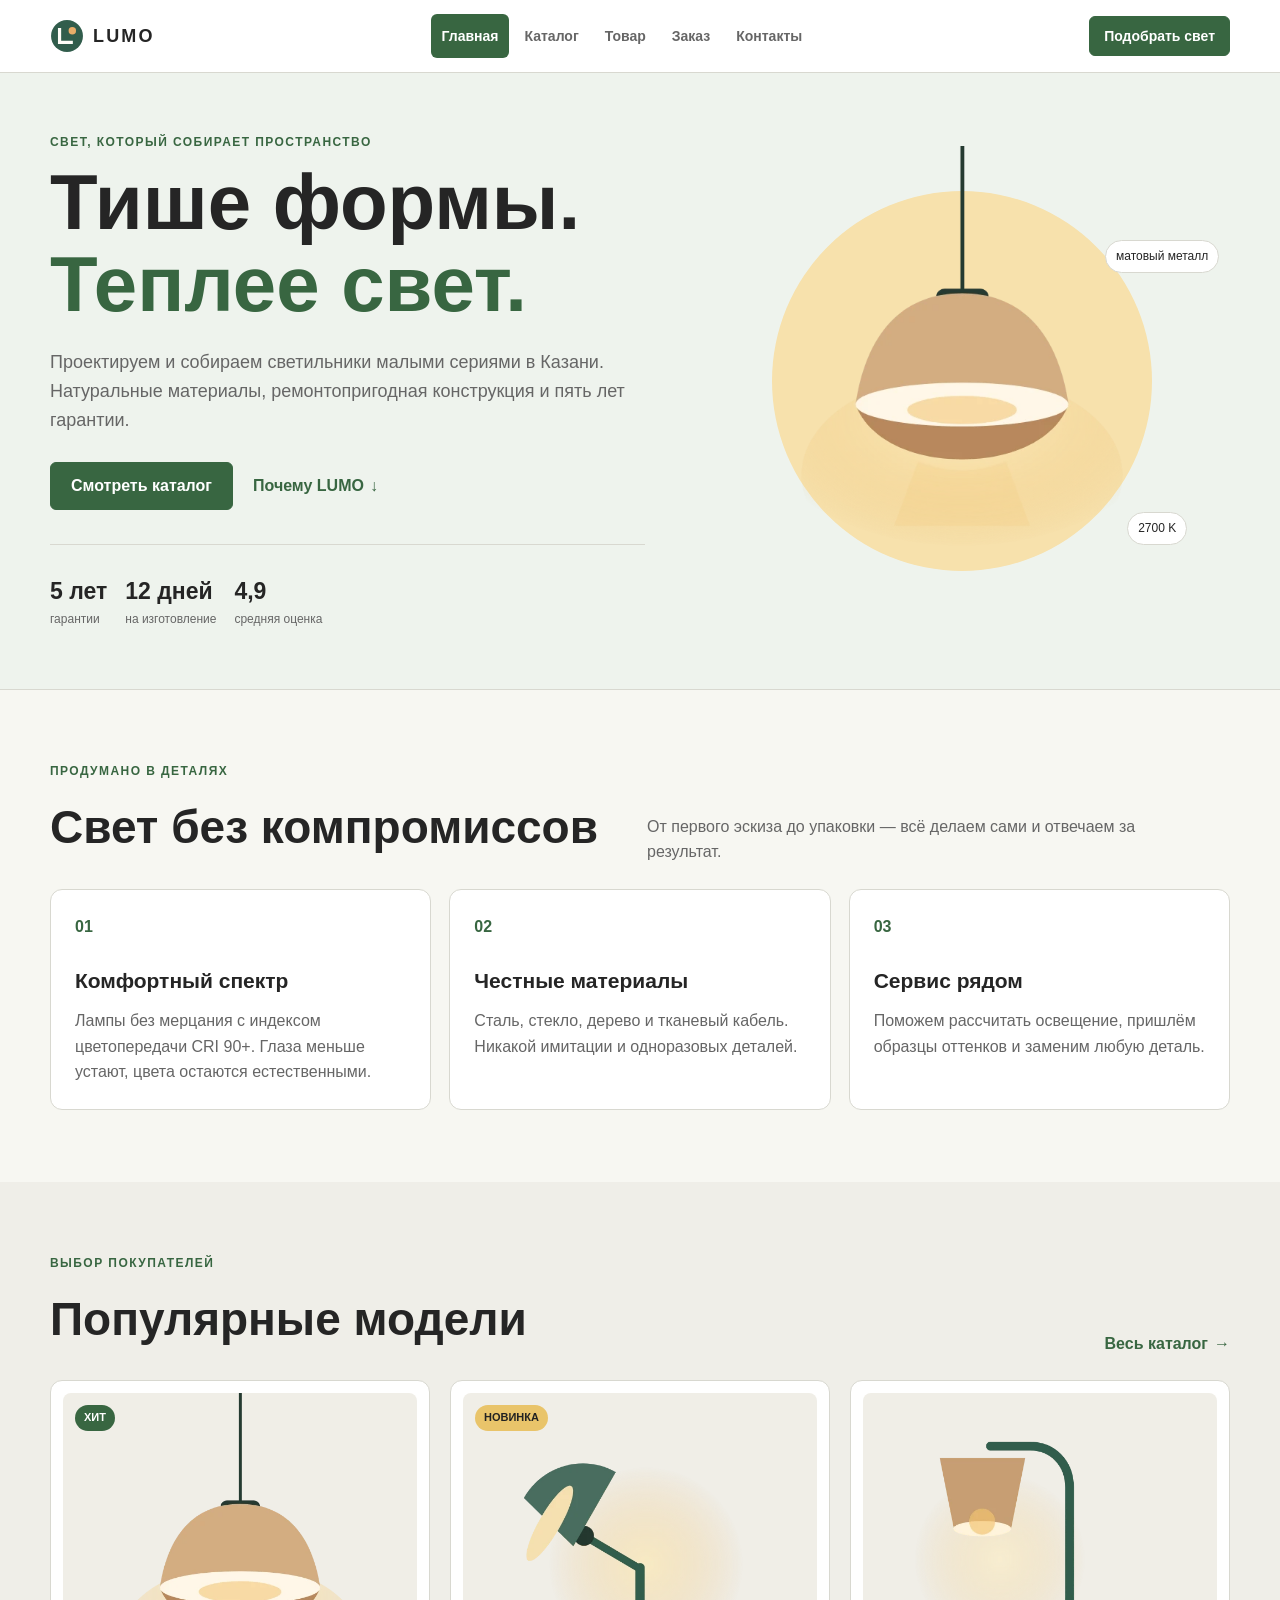
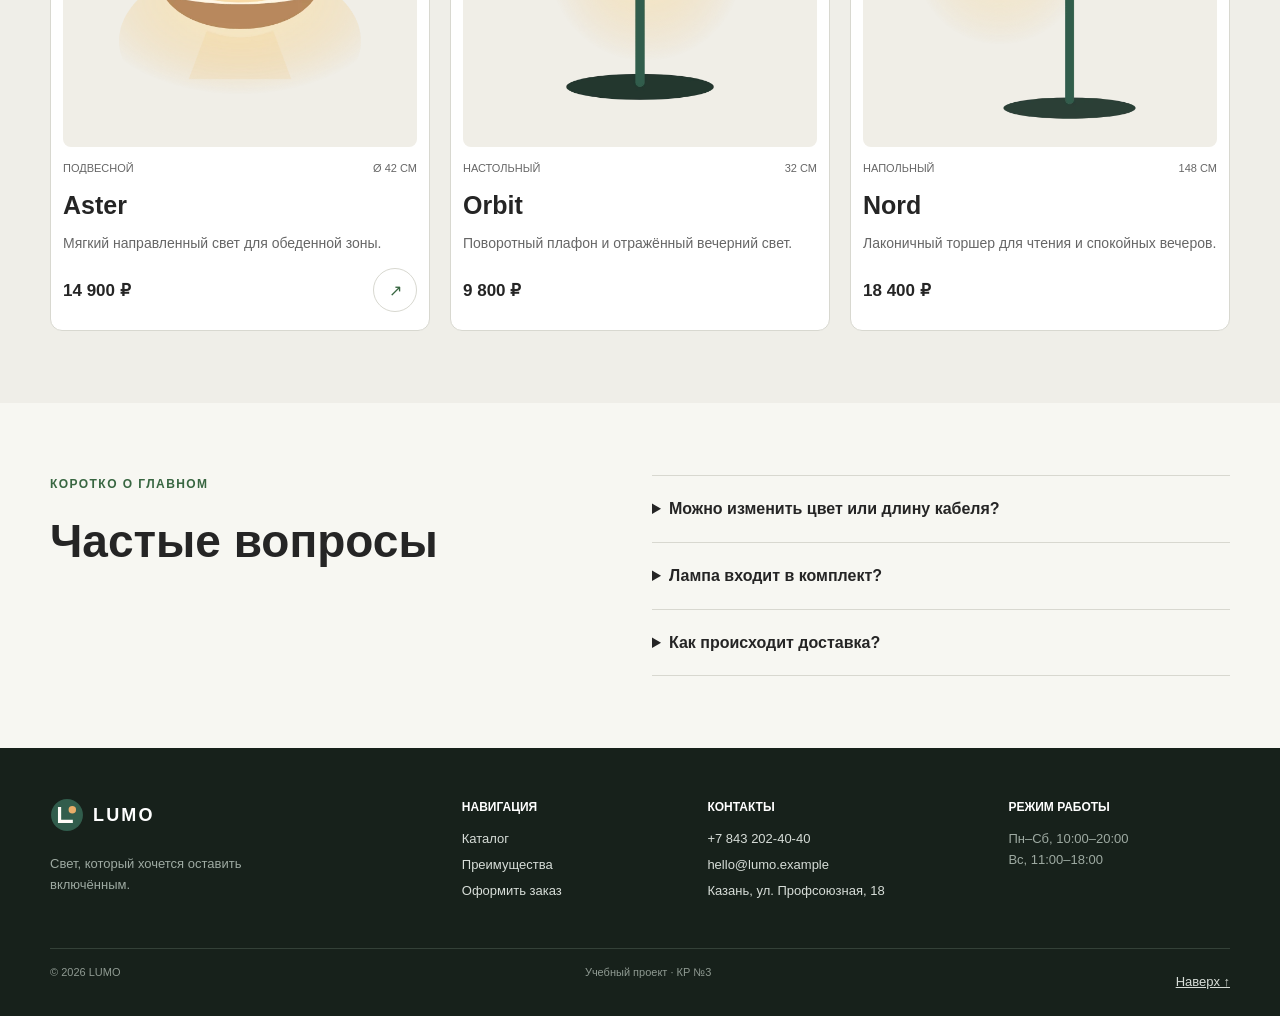
<file: index.html>
<!DOCTYPE html>
<html lang="ru">
<head>
  <meta charset="UTF-8">
  <meta name="viewport" content="width=device-width, initial-scale=1.0">
  <meta name="description" content="LUMO — дизайнерские светильники для дома: каталог, преимущества мастерской и популярные модели.">
  <title>LUMO — дизайнерский свет для дома</title>
  <link rel="stylesheet" href="css/style.css">
  <link rel="stylesheet" href="css/responsive.css">
</head>
<body id="top">
  <a class="skip-link" href="#main-content">Перейти к содержанию</a>
  <header class="site-header">
    <div class="site-header__inner container">
      <a class="logo" href="index.html" aria-label="LUMO — на главную"> <img class="logo__mark" src="images/logo.svg" alt="" width="38" height="38"> <span class="logo__text">LUMO</span> </a>
      <nav class="site-nav site-nav--desktop" aria-label="Основная навигация">
        <ul class="site-nav__list">
          <li><a class="site-nav__link site-nav__link--active" href="index.html" aria-current="page">Главная</a></li>
          <li><a class="site-nav__link" href="catalog.html">Каталог</a></li>
          <li><a class="site-nav__link" href="product.html">Товар</a></li>
          <li><a class="site-nav__link" href="order.html">Заказ</a></li>
          <li><a class="site-nav__link" href="contacts.html">Контакты</a></li>
        </ul>
      </nav>
      <button class="button button--small" type="button" commandfor="consultation-dialog" command="show-modal">Подобрать свет</button>
      <details class="mobile-menu">
        <summary>Меню</summary>
        <nav class="site-nav" aria-label="Основная навигация">
          <ul class="site-nav__list">
            <li><a class="site-nav__link site-nav__link--active" href="index.html" aria-current="page">Главная</a></li>
            <li><a class="site-nav__link" href="catalog.html">Каталог</a></li>
            <li><a class="site-nav__link" href="product.html">Товар</a></li>
            <li><a class="site-nav__link" href="order.html">Заказ</a></li>
            <li><a class="site-nav__link" href="contacts.html">Контакты</a></li>
          </ul>
        </nav>
      </details>
    </div>
  </header>

  <main id="main-content" tabindex="-1">
    <section class="hero">
      <div class="hero__inner container">
        <div class="hero__content">
          <p class="eyebrow">Свет, который собирает пространство</p>
          <h1 class="hero__title">Тише формы.<br><span>Теплее свет.</span></h1>
          <p class="hero__text">Проектируем и собираем светильники малыми сериями в Казани. Натуральные материалы, ремонтопригодная конструкция и пять лет гарантии.</p>
          <div class="hero__actions">
            <a class="button" href="catalog.html">Смотреть каталог</a>
            <a class="text-link" href="#advantages">Почему LUMO <span aria-hidden="true">↓</span></a>
          </div>
          <dl class="hero__facts" aria-label="LUMO в цифрах">
            <div><dt>5 лет</dt><dd>гарантии</dd></div>
            <div><dt>12 дней</dt><dd>на изготовление</dd></div>
            <div><dt>4,9</dt><dd>средняя оценка</dd></div>
          </dl>
        </div>
        <div class="hero__visual">
          <div class="hero__glow"></div>
          <img class="hero__lamp" src="images/lamp-aster.svg"
               srcset="images/lamp-aster-320.webp 320w, images/lamp-aster-640.webp 640w, images/lamp-aster-960.webp 960w"
               sizes="(min-width: 1220px) 470px, (min-width: 1024px) 41vw, (min-width: 768px) 43vw, min(100vw - 24px, 340px)"
               alt="Подвесной светильник Aster песочного цвета" width="600" height="600">
          <span class="hero__note hero__note--material">матовый металл</span>
          <span class="hero__note hero__note--light">2700 K</span>
        </div>
      </div>
    </section>

    <section class="section" id="advantages">
      <div class="container">
        <div class="section-heading">
          <div><p class="eyebrow">Продумано в деталях</p><h2 class="section-heading__title">Свет без компромиссов</h2></div>
          <p class="section-heading__text">От первого эскиза до упаковки — всё делаем сами и отвечаем за результат.</p>
        </div>
        <div class="benefits">
          <article class="benefit">
            <span class="benefit__number">01</span>
            <h3 class="benefit__title">Комфортный спектр</h3>
            <p>Лампы без мерцания с индексом цветопередачи CRI 90+. Глаза меньше устают, цвета остаются естественными.</p>
          </article>
          <article class="benefit">
            <span class="benefit__number">02</span>
            <h3 class="benefit__title">Честные материалы</h3>
            <p>Сталь, стекло, дерево и тканевый кабель. Никакой имитации и одноразовых деталей.</p>
          </article>
          <article class="benefit">
            <span class="benefit__number">03</span>
            <h3 class="benefit__title">Сервис рядом</h3>
            <p>Поможем рассчитать освещение, пришлём образцы оттенков и заменим любую деталь.</p>
          </article>
        </div>
      </div>
    </section>

    <section class="section section--tint" id="popular">
      <div class="container">
        <div class="section-heading section-heading--inline">
          <div><p class="eyebrow">Выбор покупателей</p><h2 class="section-heading__title">Популярные модели</h2></div>
          <a class="text-link" href="catalog.html">Весь каталог <span aria-hidden="true">→</span></a>
        </div>
        <div class="product-grid">
          <article class="product-card product-card--hit">
            <span class="product-card__badge">Хит</span>
            <a class="product-card__image-link" href="product.html">
              <img class="product-card__image" src="images/lamp-aster.svg"
                   srcset="images/lamp-aster-320.webp 320w, images/lamp-aster-640.webp 640w"
                   sizes="(min-width: 1220px) 354px, (min-width: 1024px) calc((100vw - 80px) / 3 - 26px), (min-width: 640px) calc((100vw - 90px) / 2), calc(100vw - 50px)"
                   alt="Подвесной светильник Aster" width="600" height="600" loading="lazy">
            </a>
            <div class="product-card__meta"><span>Подвесной</span><span>Ø 42 см</span></div>
            <h3 class="product-card__title"><a href="product.html">Aster</a></h3>
            <p class="product-card__description">Мягкий направленный свет для обеденной зоны.</p>
            <div class="product-card__footer"><strong class="product-card__price">14 900 ₽</strong><a class="icon-button" href="product.html" aria-label="Подробнее о светильнике Aster">↗</a></div>
          </article>
          <article class="product-card product-card--new">
            <span class="product-card__badge">Новинка</span>
            <div class="product-card__image-link">
              <img class="product-card__image" src="images/lamp-orbit.svg"
                   srcset="images/lamp-orbit-320.webp 320w, images/lamp-orbit-640.webp 640w"
                   sizes="(min-width: 1220px) 354px, (min-width: 1024px) calc((100vw - 80px) / 3 - 26px), (min-width: 640px) calc((100vw - 90px) / 2), calc(100vw - 50px)"
                   alt="Настольный светильник Orbit" width="600" height="600" loading="lazy">
            </div>
            <div class="product-card__meta"><span>Настольный</span><span>32 см</span></div>
            <h3 class="product-card__title">Orbit</h3>
            <p class="product-card__description">Поворотный плафон и отражённый вечерний свет.</p>
            <div class="product-card__footer"><strong class="product-card__price">9 800 ₽</strong></div>
          </article>
          <article class="product-card">
            <div class="product-card__image-link">
              <img class="product-card__image" src="images/lamp-nord.svg"
                   srcset="images/lamp-nord-320.webp 320w, images/lamp-nord-640.webp 640w"
                   sizes="(min-width: 1220px) 354px, (min-width: 1024px) calc((100vw - 80px) / 3 - 26px), (min-width: 640px) calc((100vw - 90px) / 2), calc(100vw - 50px)"
                   alt="Напольный светильник Nord" width="600" height="600" loading="lazy">
            </div>
            <div class="product-card__meta"><span>Напольный</span><span>148 см</span></div>
            <h3 class="product-card__title">Nord</h3>
            <p class="product-card__description">Лаконичный торшер для чтения и спокойных вечеров.</p>
            <div class="product-card__footer"><strong class="product-card__price">18 400 ₽</strong></div>
          </article>
        </div>
      </div>
    </section>

    <section class="section" id="faq">
      <div class="container faq-layout">
        <div><p class="eyebrow">Коротко о главном</p><h2 class="section-heading__title">Частые вопросы</h2></div>
        <div class="faq-list">
          <details class="faq-item"><summary>Можно изменить цвет или длину кабеля?</summary><p>Да. Для большинства моделей доступны четыре оттенка металла и кабель до трёх метров без доплаты.</p></details>
          <details class="faq-item"><summary>Лампа входит в комплект?</summary><p>Да, мы комплектуем светильники LED-лампой с тёплой температурой 2700 K и гарантией два года.</p></details>
          <details class="faq-item"><summary>Как происходит доставка?</summary><p>По Казани доставляем своей службой, в другие города — транспортной компанией в защитной упаковке.</p></details>
        </div>
      </div>
    </section>
  </main>

  <footer class="site-footer" id="contacts">
    <div class="site-footer__inner container">
      <div><a class="logo logo--light" href="index.html"><img class="logo__mark" src="images/logo.svg" alt="" width="38" height="38"><span class="logo__text">LUMO</span></a><p class="site-footer__tagline">Свет, который хочется оставить включённым.</p></div>
      <div><h2 class="site-footer__title">Навигация</h2><ul class="site-footer__links"><li><a href="catalog.html">Каталог</a></li><li><a href="index.html#advantages">Преимущества</a></li><li><a href="order.html">Оформить заказ</a></li></ul></div>
      <div><h2 class="site-footer__title">Контакты</h2><address class="site-footer__links"><a href="tel:+78432024040">+7 843 202-40-40</a><a href="mailto:hello@lumo.example">hello@lumo.example</a><span>Казань, ул. Профсоюзная, 18</span></address></div>
      <div><h2 class="site-footer__title">Режим работы</h2><p>Пн–Сб, 10:00–20:00<br>Вс, 11:00–18:00</p></div>
    </div>
    <div class="site-footer__bottom container"><span>© 2026 LUMO</span><span>Учебный проект · КР №3</span>
      <a class="back-to-top" href="#top">Наверх ↑</a>
    </div>
  </footer>
  <dialog class="modal" id="consultation-dialog" aria-labelledby="dialog-title">
    <div class="modal__content">
      <button class="modal__close" type="button" commandfor="consultation-dialog" command="close" aria-label="Закрыть окно">×</button>
      <p class="eyebrow">Бесплатная консультация</p>
      <h2 class="modal__title" id="dialog-title">Подберём свет под вашу задачу</h2>
      <p class="modal__text">Учебная форма. Данные остаются в браузере.</p>
      <form class="mini-form" method="dialog">
        <label class="form-field" for="modal-name"><span>Ваше имя</span><input id="modal-name" type="text" autofocus name="name" autocomplete="name" required></label>
        <label class="form-field" for="modal-phone"><span>Телефон</span><input id="modal-phone" type="tel" name="phone" autocomplete="tel" placeholder="+7 999 000-00-00" required></label>
        <label class="checkbox" for="modal-consent"><input id="modal-consent" type="checkbox" name="consent" required><span>Согласен на обработку персональных данных</span></label>
        <button class="button button--full" type="submit">Отправить</button>
      </form>
    </div>
  </dialog>
</body>
</html>
</file>
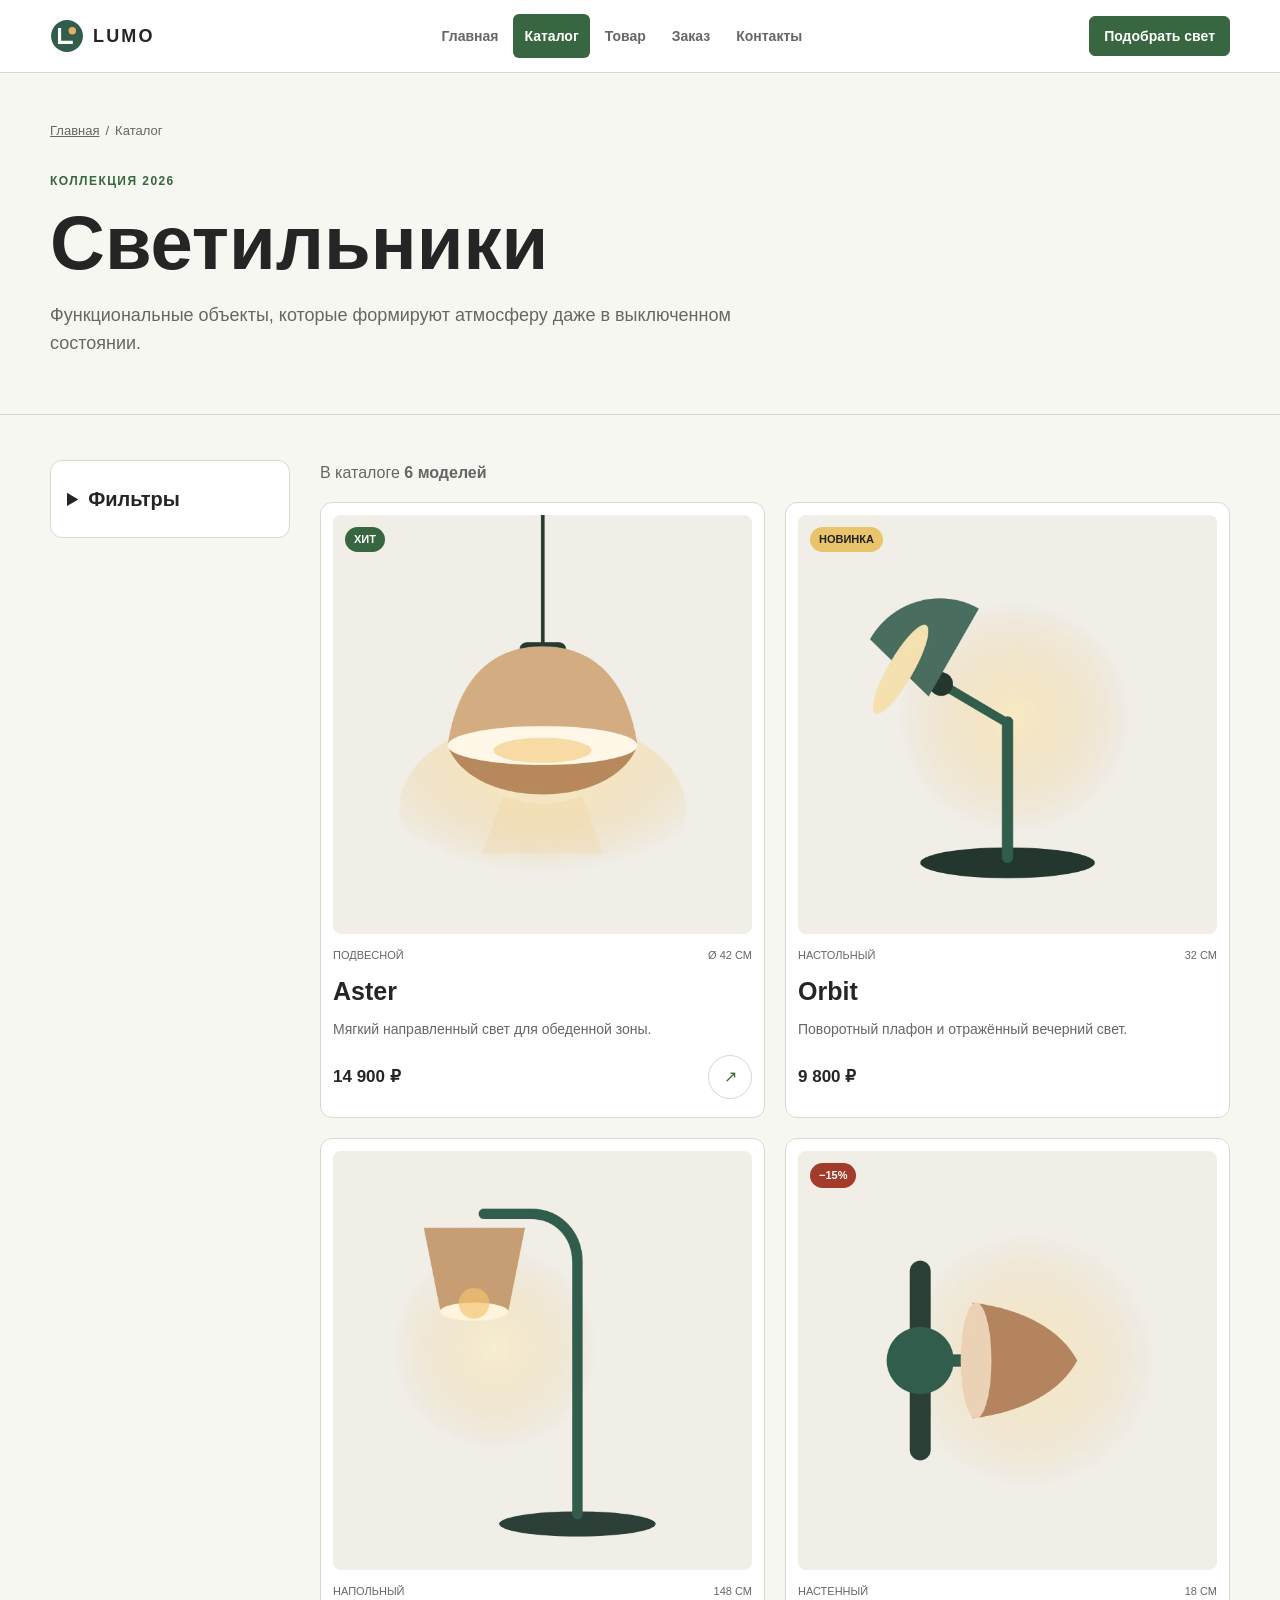
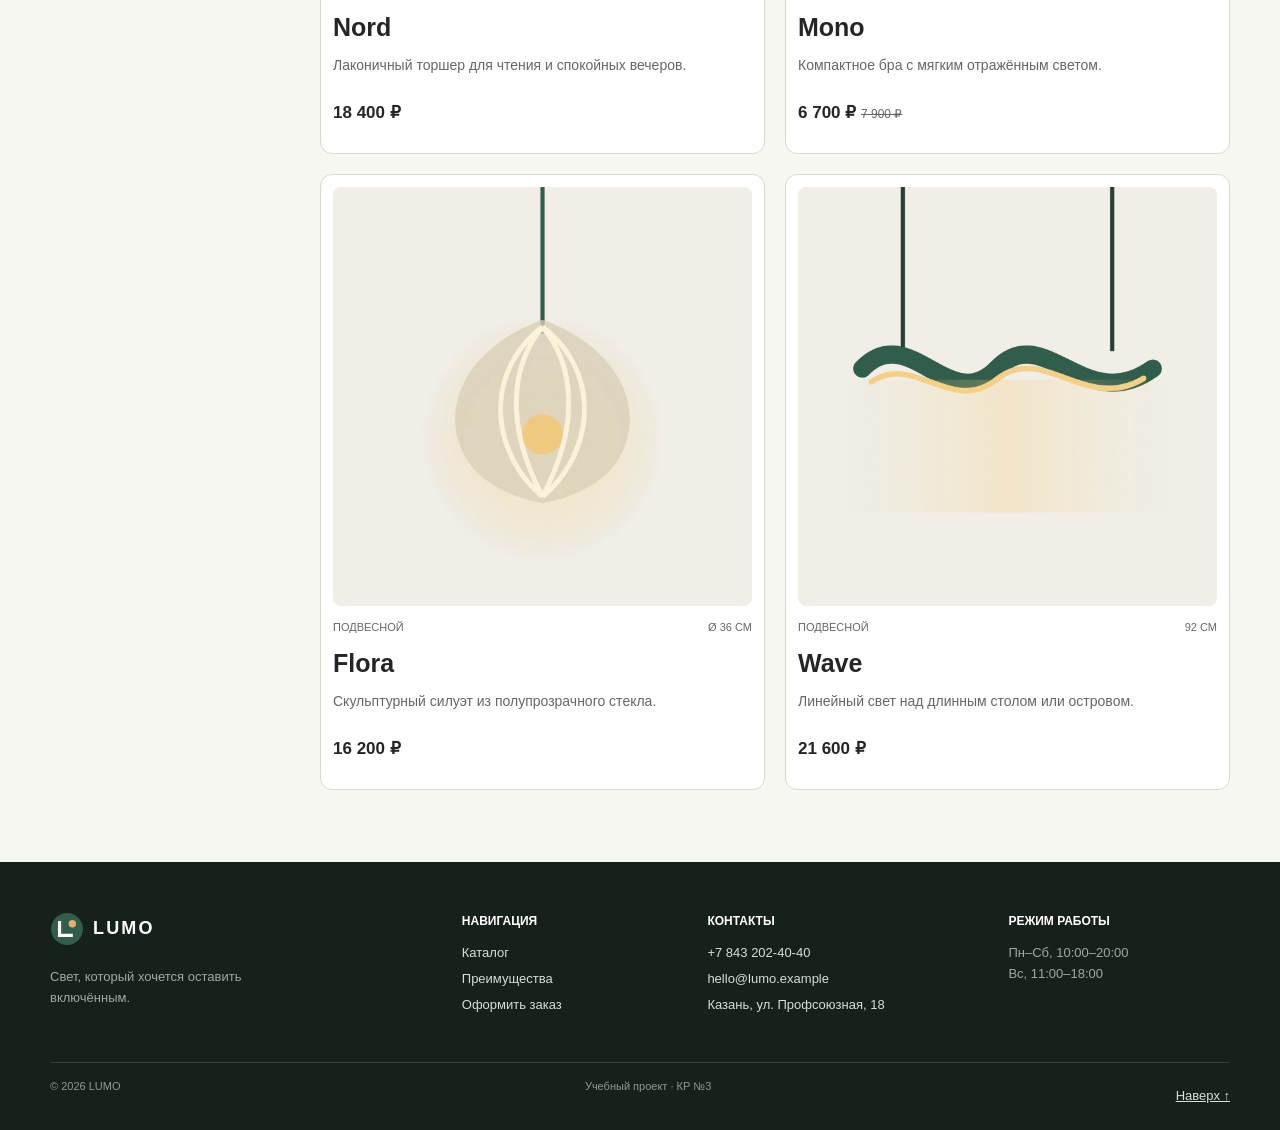
<file: catalog.html>
<!DOCTYPE html>
<html lang="ru">
<head>
  <meta charset="UTF-8">
  <meta name="viewport" content="width=device-width, initial-scale=1.0">
  <meta name="description" content="Каталог дизайнерских подвесных, настольных и напольных светильников LUMO.">
  <title>Каталог светильников — LUMO</title>
  <link rel="stylesheet" href="css/style.css">
  <link rel="stylesheet" href="css/responsive.css">
</head>
<body id="top">
  <a class="skip-link" href="#main-content">Перейти к содержанию</a>
  <header class="site-header">
    <div class="site-header__inner container">
      <a class="logo" href="index.html" aria-label="LUMO — на главную"><img class="logo__mark" src="images/logo.svg" alt="" width="38" height="38"><span class="logo__text">LUMO</span></a>
      <nav class="site-nav site-nav--desktop" aria-label="Основная навигация">
        <ul class="site-nav__list">
          <li><a class="site-nav__link" href="index.html">Главная</a></li>
          <li><a class="site-nav__link site-nav__link--active" href="catalog.html" aria-current="page">Каталог</a></li>
          <li><a class="site-nav__link" href="product.html">Товар</a></li>
          <li><a class="site-nav__link" href="order.html">Заказ</a></li>
          <li><a class="site-nav__link" href="contacts.html">Контакты</a></li>
        </ul>
      </nav>
      <a class="button button--small" href="contacts.html#feedback">Подобрать свет</a>
      <details class="mobile-menu">
        <summary>Меню</summary>
        <nav class="site-nav" aria-label="Основная навигация">
          <ul class="site-nav__list">
            <li><a class="site-nav__link" href="index.html">Главная</a></li>
            <li><a class="site-nav__link site-nav__link--active" href="catalog.html" aria-current="page">Каталог</a></li>
            <li><a class="site-nav__link" href="product.html">Товар</a></li>
            <li><a class="site-nav__link" href="order.html">Заказ</a></li>
            <li><a class="site-nav__link" href="contacts.html">Контакты</a></li>
          </ul>
        </nav>
      </details>
    </div>
  </header>

  <main id="main-content" tabindex="-1">
    <section class="page-hero"><div class="container"><nav class="breadcrumbs" aria-label="Хлебные крошки"><ol><li><a href="index.html">Главная</a></li><li aria-current="page">Каталог</li></ol></nav><p class="eyebrow">Коллекция 2026</p><h1>Светильники</h1><p class="page-hero__lead">Функциональные объекты, которые формируют атмосферу даже в выключенном состоянии.</p></div></section>
    <section class="section section--catalog"><div class="container catalog-layout">
      <details class="filter">
        <summary class="filter__header">Фильтры</summary>
        <p class="filter__hint">Поля для демонстрации. Список товаров остаётся тем же.</p>
        <form>
          <fieldset class="filter__group">
            <legend>Тип</legend>
            <label class="checkbox" for="type-pendant"><input id="type-pendant" type="checkbox" name="type" value="pendant"><span>Подвесные</span><small>3</small></label>
            <label class="checkbox" for="type-table"><input id="type-table" type="checkbox" name="type" value="table"><span>Настольные</span><small>1</small></label>
            <label class="checkbox" for="type-floor"><input id="type-floor" type="checkbox" name="type" value="floor"><span>Напольные</span><small>1</small></label>
            <label class="checkbox" for="type-wall"><input id="type-wall" type="checkbox" name="type" value="wall"><span>Настенные</span><small>1</small></label>
          </fieldset>
          <fieldset class="filter__group">
            <legend>Материал</legend>
            <label class="checkbox" for="material-metal"><input id="material-metal" type="checkbox" name="material" value="metal"><span>Металл</span></label>
            <label class="checkbox" for="material-glass"><input id="material-glass" type="checkbox" name="material" value="glass"><span>Стекло</span></label>
            <label class="checkbox" for="material-wood"><input id="material-wood" type="checkbox" name="material" value="wood"><span>Дерево</span></label>
          </fieldset>
          <fieldset class="filter__group">
            <legend>Цена, ₽</legend>
            <div class="filter__prices">
              <label class="form-field" for="price-from">
                <span>От</span>
                <input id="price-from" type="number" name="price-from" min="0" placeholder="5 000">
              </label>
              <label class="form-field" for="price-to">
                <span>До</span>
                <input id="price-to" type="number" name="price-to" min="0" placeholder="25 000">
              </label>
            </div>
          </fieldset>
          <button class="button button--secondary" type="reset">Сбросить</button>
        </form>
      </details>
      <div class="catalog-content">
        <p class="catalog-count">В каталоге <strong>6 моделей</strong></p>
        <div class="product-grid product-grid--catalog">
          <article class="product-card product-card--hit"><span class="product-card__badge">Хит</span><a class="product-card__image-link" href="product.html"><img class="product-card__image" src="images/lamp-aster.svg"
                   srcset="images/lamp-aster-320.webp 320w, images/lamp-aster-640.webp 640w"
                   sizes="(min-width: 1220px) 420px, (min-width: 1024px) calc((100vw - 340px) / 2), (min-width: 640px) calc((100vw - 90px) / 2), calc(100vw - 50px)"
                   alt="Подвесной светильник Aster" width="600" height="600" loading="lazy"></a><div class="product-card__meta"><span>Подвесной</span><span>Ø 42 см</span></div><h2 class="product-card__title"><a href="product.html">Aster</a></h2><p class="product-card__description">Мягкий направленный свет для обеденной зоны.</p><div class="product-card__footer"><strong class="product-card__price">14 900 ₽</strong><a class="icon-button" href="product.html" aria-label="Подробнее о Aster">↗</a></div></article>
          <article class="product-card product-card--new"><span class="product-card__badge">Новинка</span><div class="product-card__image-link"><img class="product-card__image" src="images/lamp-orbit.svg"
                   srcset="images/lamp-orbit-320.webp 320w, images/lamp-orbit-640.webp 640w"
                   sizes="(min-width: 1220px) 420px, (min-width: 1024px) calc((100vw - 340px) / 2), (min-width: 640px) calc((100vw - 90px) / 2), calc(100vw - 50px)"
                   alt="Настольный светильник Orbit" width="600" height="600" loading="lazy"></div><div class="product-card__meta"><span>Настольный</span><span>32 см</span></div><h2 class="product-card__title">Orbit</h2><p class="product-card__description">Поворотный плафон и отражённый вечерний свет.</p><div class="product-card__footer"><strong class="product-card__price">9 800 ₽</strong></div></article>
          <article class="product-card"><div class="product-card__image-link"><img class="product-card__image" src="images/lamp-nord.svg"
                   srcset="images/lamp-nord-320.webp 320w, images/lamp-nord-640.webp 640w"
                   sizes="(min-width: 1220px) 420px, (min-width: 1024px) calc((100vw - 340px) / 2), (min-width: 640px) calc((100vw - 90px) / 2), calc(100vw - 50px)"
                   alt="Напольный светильник Nord" width="600" height="600" loading="lazy"></div><div class="product-card__meta"><span>Напольный</span><span>148 см</span></div><h2 class="product-card__title">Nord</h2><p class="product-card__description">Лаконичный торшер для чтения и спокойных вечеров.</p><div class="product-card__footer"><strong class="product-card__price">18 400 ₽</strong></div></article>
          <article class="product-card product-card--sale"><span class="product-card__badge">−15%</span><div class="product-card__image-link"><img class="product-card__image" src="images/lamp-mono.svg"
                   srcset="images/lamp-mono-320.webp 320w, images/lamp-mono-640.webp 640w"
                   sizes="(min-width: 1220px) 420px, (min-width: 1024px) calc((100vw - 340px) / 2), (min-width: 640px) calc((100vw - 90px) / 2), calc(100vw - 50px)"
                   alt="Бра Mono" width="600" height="600" loading="lazy"></div><div class="product-card__meta"><span>Настенный</span><span>18 см</span></div><h2 class="product-card__title">Mono</h2><p class="product-card__description">Компактное бра с мягким отражённым светом.</p><div class="product-card__footer"><strong class="product-card__price">6 700 ₽ <del>7 900 ₽</del></strong></div></article>
          <article class="product-card"><div class="product-card__image-link"><img class="product-card__image" src="images/lamp-flora.svg"
                   srcset="images/lamp-flora-320.webp 320w, images/lamp-flora-640.webp 640w"
                   sizes="(min-width: 1220px) 420px, (min-width: 1024px) calc((100vw - 340px) / 2), (min-width: 640px) calc((100vw - 90px) / 2), calc(100vw - 50px)"
                   alt="Подвесной светильник Flora" width="600" height="600" loading="lazy"></div><div class="product-card__meta"><span>Подвесной</span><span>Ø 36 см</span></div><h2 class="product-card__title">Flora</h2><p class="product-card__description">Скульптурный силуэт из полупрозрачного стекла.</p><div class="product-card__footer"><strong class="product-card__price">16 200 ₽</strong></div></article>
          <article class="product-card"><div class="product-card__image-link"><img class="product-card__image" src="images/lamp-wave.svg"
                   srcset="images/lamp-wave-320.webp 320w, images/lamp-wave-640.webp 640w"
                   sizes="(min-width: 1220px) 420px, (min-width: 1024px) calc((100vw - 340px) / 2), (min-width: 640px) calc((100vw - 90px) / 2), calc(100vw - 50px)"
                   alt="Подвесной светильник Wave" width="600" height="600" loading="lazy"></div><div class="product-card__meta"><span>Подвесной</span><span>92 см</span></div><h2 class="product-card__title">Wave</h2><p class="product-card__description">Линейный свет над длинным столом или островом.</p><div class="product-card__footer"><strong class="product-card__price">21 600 ₽</strong></div></article>
        </div>
      </div>
    </div></section>
  </main>

  <footer class="site-footer"><div class="site-footer__inner container"><div><a class="logo logo--light" href="index.html"><img class="logo__mark" src="images/logo.svg" alt="" width="38" height="38"><span class="logo__text">LUMO</span></a><p class="site-footer__tagline">Свет, который хочется оставить включённым.</p></div><div><h2 class="site-footer__title">Навигация</h2><ul class="site-footer__links"><li><a href="catalog.html">Каталог</a></li><li><a href="index.html#advantages">Преимущества</a></li><li><a href="order.html">Оформить заказ</a></li></ul></div><div><h2 class="site-footer__title">Контакты</h2><address class="site-footer__links"><a href="tel:+78432024040">+7 843 202-40-40</a><a href="mailto:hello@lumo.example">hello@lumo.example</a><span>Казань, ул. Профсоюзная, 18</span></address></div><div><h2 class="site-footer__title">Режим работы</h2><p>Пн–Сб, 10:00–20:00<br>Вс, 11:00–18:00</p></div></div><div class="site-footer__bottom container"><span>© 2026 LUMO</span><span>Учебный проект · КР №3</span>
      <a class="back-to-top" href="#top">Наверх ↑</a>
    </div>
  </footer>
</body>
</html>
</file>
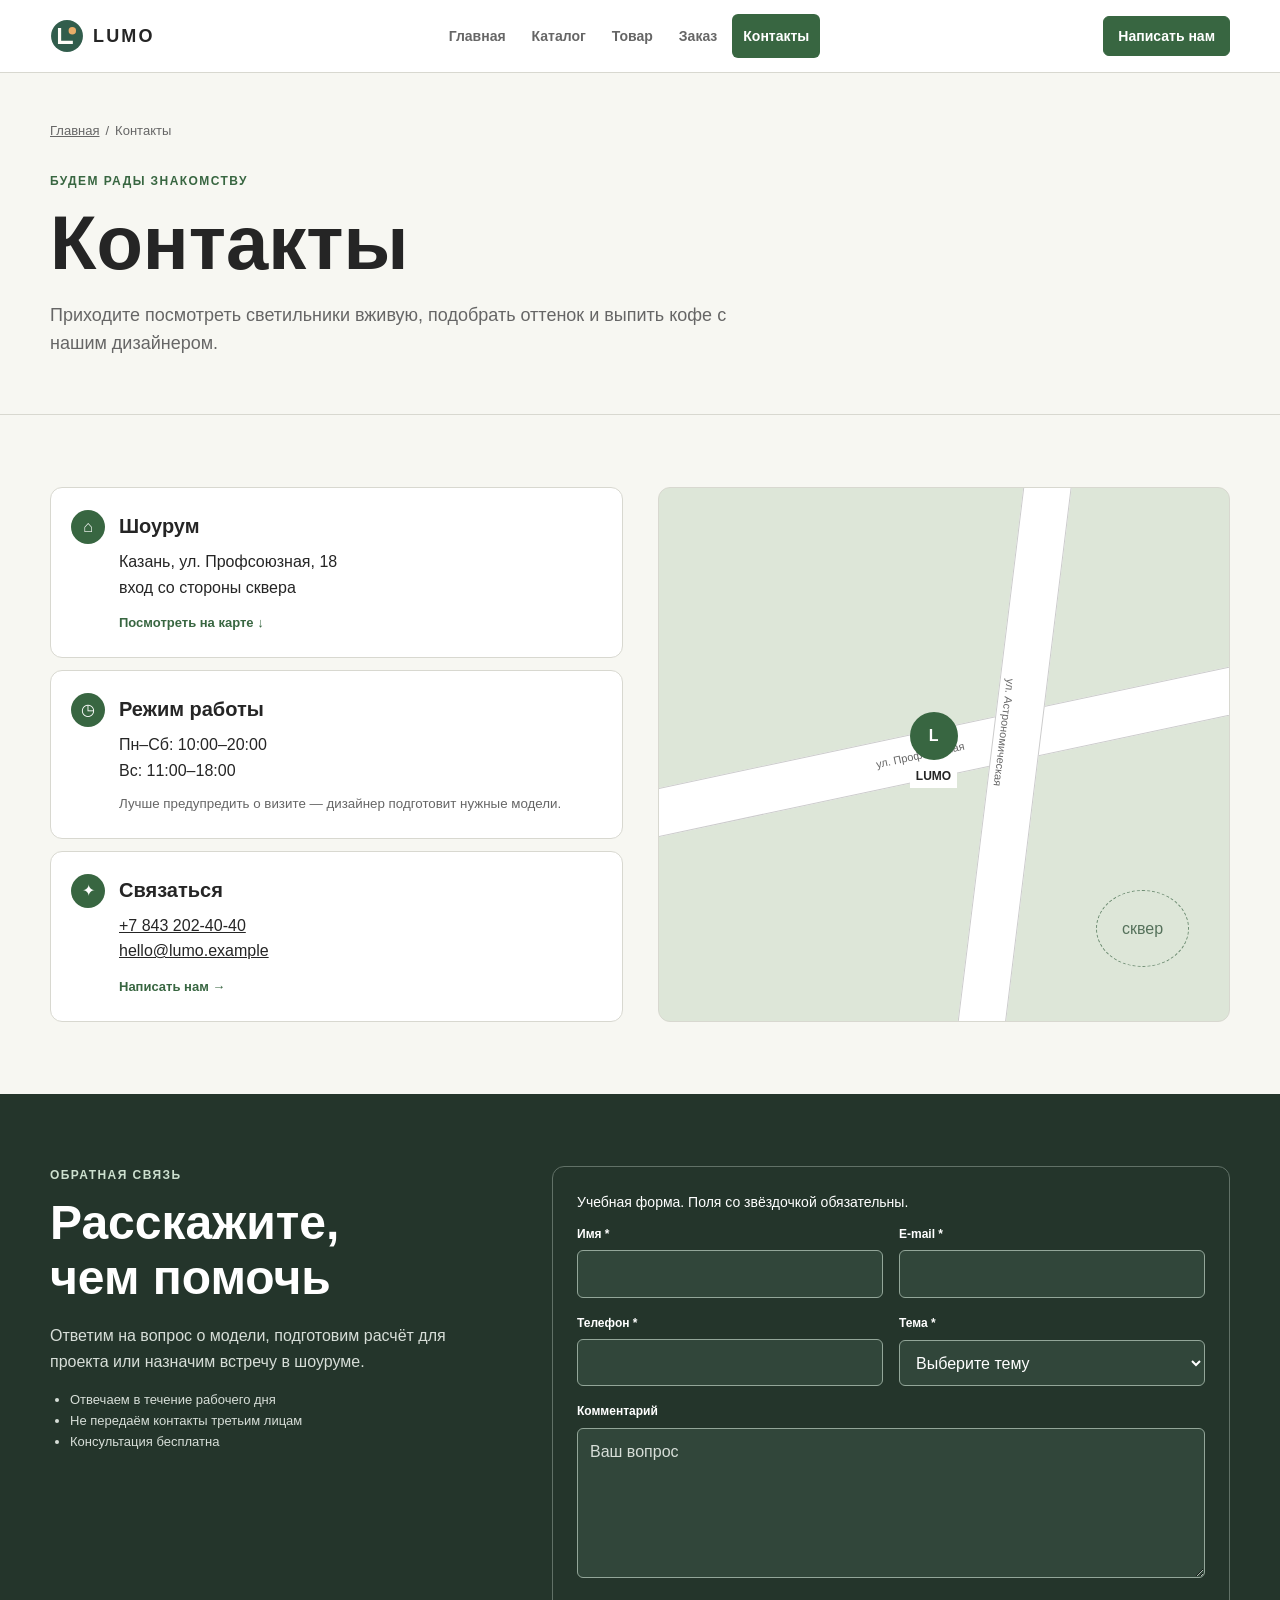
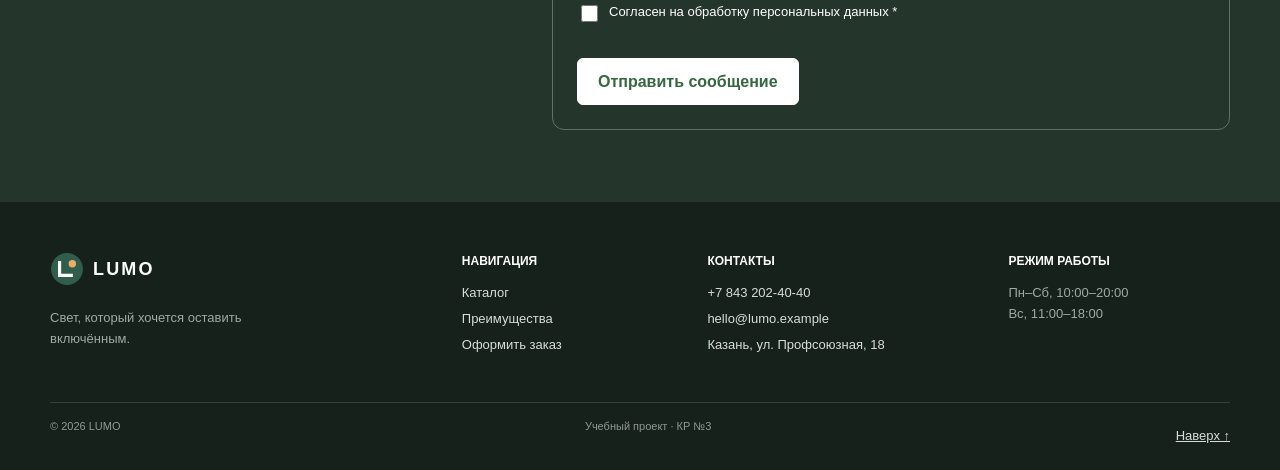
<file: contacts.html>
<!DOCTYPE html>
<html lang="ru">
<head>
  <meta charset="UTF-8">
  <meta name="viewport" content="width=device-width, initial-scale=1.0">
  <meta name="description" content="Контакты шоурума и мастерской LUMO в Казани, режим работы и форма обратной связи.">
  <title>Контакты и шоурум — LUMO</title>
  <link rel="stylesheet" href="css/style.css">
  <link rel="stylesheet" href="css/responsive.css">
</head>
<body id="top">
  <a class="skip-link" href="#main-content">Перейти к содержанию</a>
  <header class="site-header">
    <div class="site-header__inner container">
      <a class="logo" href="index.html" aria-label="LUMO — на главную"><img class="logo__mark" src="images/logo.svg" alt="" width="38" height="38"><span class="logo__text">LUMO</span></a>
      <nav class="site-nav site-nav--desktop" aria-label="Основная навигация">
        <ul class="site-nav__list">
          <li><a class="site-nav__link" href="index.html">Главная</a></li>
          <li><a class="site-nav__link" href="catalog.html">Каталог</a></li>
          <li><a class="site-nav__link" href="product.html">Товар</a></li>
          <li><a class="site-nav__link" href="order.html">Заказ</a></li>
          <li><a class="site-nav__link site-nav__link--active" href="contacts.html" aria-current="page">Контакты</a></li>
        </ul>
      </nav>
      <a class="button button--small" href="#feedback">Написать нам</a>
      <details class="mobile-menu">
        <summary>Меню</summary>
        <nav class="site-nav" aria-label="Основная навигация">
          <ul class="site-nav__list">
            <li><a class="site-nav__link" href="index.html">Главная</a></li>
            <li><a class="site-nav__link" href="catalog.html">Каталог</a></li>
            <li><a class="site-nav__link" href="product.html">Товар</a></li>
            <li><a class="site-nav__link" href="order.html">Заказ</a></li>
            <li><a class="site-nav__link site-nav__link--active" href="contacts.html" aria-current="page">Контакты</a></li>
          </ul>
        </nav>
      </details>
    </div>
  </header>
  <main id="main-content" tabindex="-1">
    <section class="page-hero"><div class="container"><nav class="breadcrumbs" aria-label="Хлебные крошки"><ol><li><a href="index.html">Главная</a></li><li aria-current="page">Контакты</li></ol></nav><p class="eyebrow">Будем рады знакомству</p><h1>Контакты</h1><p class="page-hero__lead">Приходите посмотреть светильники вживую, подобрать оттенок и выпить кофе с нашим дизайнером.</p></div></section>
    <section class="section" id="studio"><div class="container contact-layout">
      <div class="contact-cards"><article class="contact-card"><span class="contact-card__icon" aria-hidden="true">⌂</span><h2>Шоурум</h2><address>Казань, ул. Профсоюзная, 18<br>вход со стороны сквера</address><a class="text-link" href="#map">Посмотреть на карте ↓</a></article><article class="contact-card"><span class="contact-card__icon" aria-hidden="true">◷</span><h2>Режим работы</h2><p>Пн–Сб: 10:00–20:00<br>Вс: 11:00–18:00</p><small>Лучше предупредить о визите — дизайнер подготовит нужные модели.</small></article><article class="contact-card"><span class="contact-card__icon" aria-hidden="true">✦</span><h2>Связаться</h2><address><a href="tel:+78432024040">+7 843 202-40-40</a><br><a href="mailto:hello@lumo.example">hello@lumo.example</a></address><a class="text-link" href="#feedback">Написать нам →</a></article></div>
      <div class="map" id="map" role="img" aria-label="Схема расположения шоурума LUMO на Профсоюзной улице"><div class="map__street map__street--one"><span>ул. Профсоюзная</span></div><div class="map__street map__street--two"><span>ул. Астрономическая</span></div><div class="map__park">сквер</div><div class="map__pin"><span>L</span><strong>LUMO</strong></div></div>
    </div></section>
    <section class="section section--dark" id="feedback"><div class="container feedback-layout"><div><p class="eyebrow">Обратная связь</p><h2>Расскажите,<br>чем помочь</h2><p>Ответим на вопрос о модели, подготовим расчёт для проекта или назначим встречу в шоуруме.</p><ul class="feedback-layout__facts"><li>Отвечаем в течение рабочего дня</li><li>Не передаём контакты третьим лицам</li><li>Консультация бесплатна</li></ul></div><form class="feedback-form" action="#feedback-result" method="get"><p class="form-note">Учебная форма. Поля со звёздочкой обязательны.</p><div class="form-grid"><label class="form-field" for="feedback-name"><span>Имя *</span><input id="feedback-name" type="text" autocomplete="name" required></label><label class="form-field" for="feedback-email"><span>E-mail *</span><input id="feedback-email" type="email" autocomplete="email" required></label><label class="form-field" for="feedback-phone"><span>Телефон *</span><input id="feedback-phone" type="tel" autocomplete="tel" required></label><label class="form-field" for="feedback-topic"><span>Тема *</span><select id="feedback-topic" name="topic" required><option value="">Выберите тему</option><option>Вопрос о товаре</option><option>Расчёт освещения</option><option>Сотрудничество</option><option>Другое</option></select></label></div><label class="form-field form-field--wide" for="feedback-comment"><span>Комментарий</span><textarea id="feedback-comment" rows="5" placeholder="Ваш вопрос"></textarea></label><label class="checkbox checkbox--consent" for="feedback-consent"><input id="feedback-consent" type="checkbox" required><span>Согласен на обработку персональных данных *</span></label><button class="button button--light" type="submit">Отправить сообщение</button><p class="form-result" id="feedback-result" tabindex="-1">Поля заполнены. Это учебная форма, сообщение не отправлено.</p></form></div></section>
  </main>
  <footer class="site-footer"><div class="site-footer__inner container"><div><a class="logo logo--light" href="index.html"><img class="logo__mark" src="images/logo.svg" alt="" width="38" height="38"><span class="logo__text">LUMO</span></a><p class="site-footer__tagline">Свет, который хочется оставить включённым.</p></div><div><h2 class="site-footer__title">Навигация</h2><ul class="site-footer__links"><li><a href="catalog.html">Каталог</a></li><li><a href="index.html#advantages">Преимущества</a></li><li><a href="order.html">Оформить заказ</a></li></ul></div><div><h2 class="site-footer__title">Контакты</h2><address class="site-footer__links"><a href="tel:+78432024040">+7 843 202-40-40</a><a href="mailto:hello@lumo.example">hello@lumo.example</a><span>Казань, ул. Профсоюзная, 18</span></address></div><div><h2 class="site-footer__title">Режим работы</h2><p>Пн–Сб, 10:00–20:00<br>Вс, 11:00–18:00</p></div></div><div class="site-footer__bottom container"><span>© 2026 LUMO</span><span>Учебный проект · КР №3</span>
      <a class="back-to-top" href="#top">Наверх ↑</a>
    </div>
  </footer>
</body>
</html>
</file>
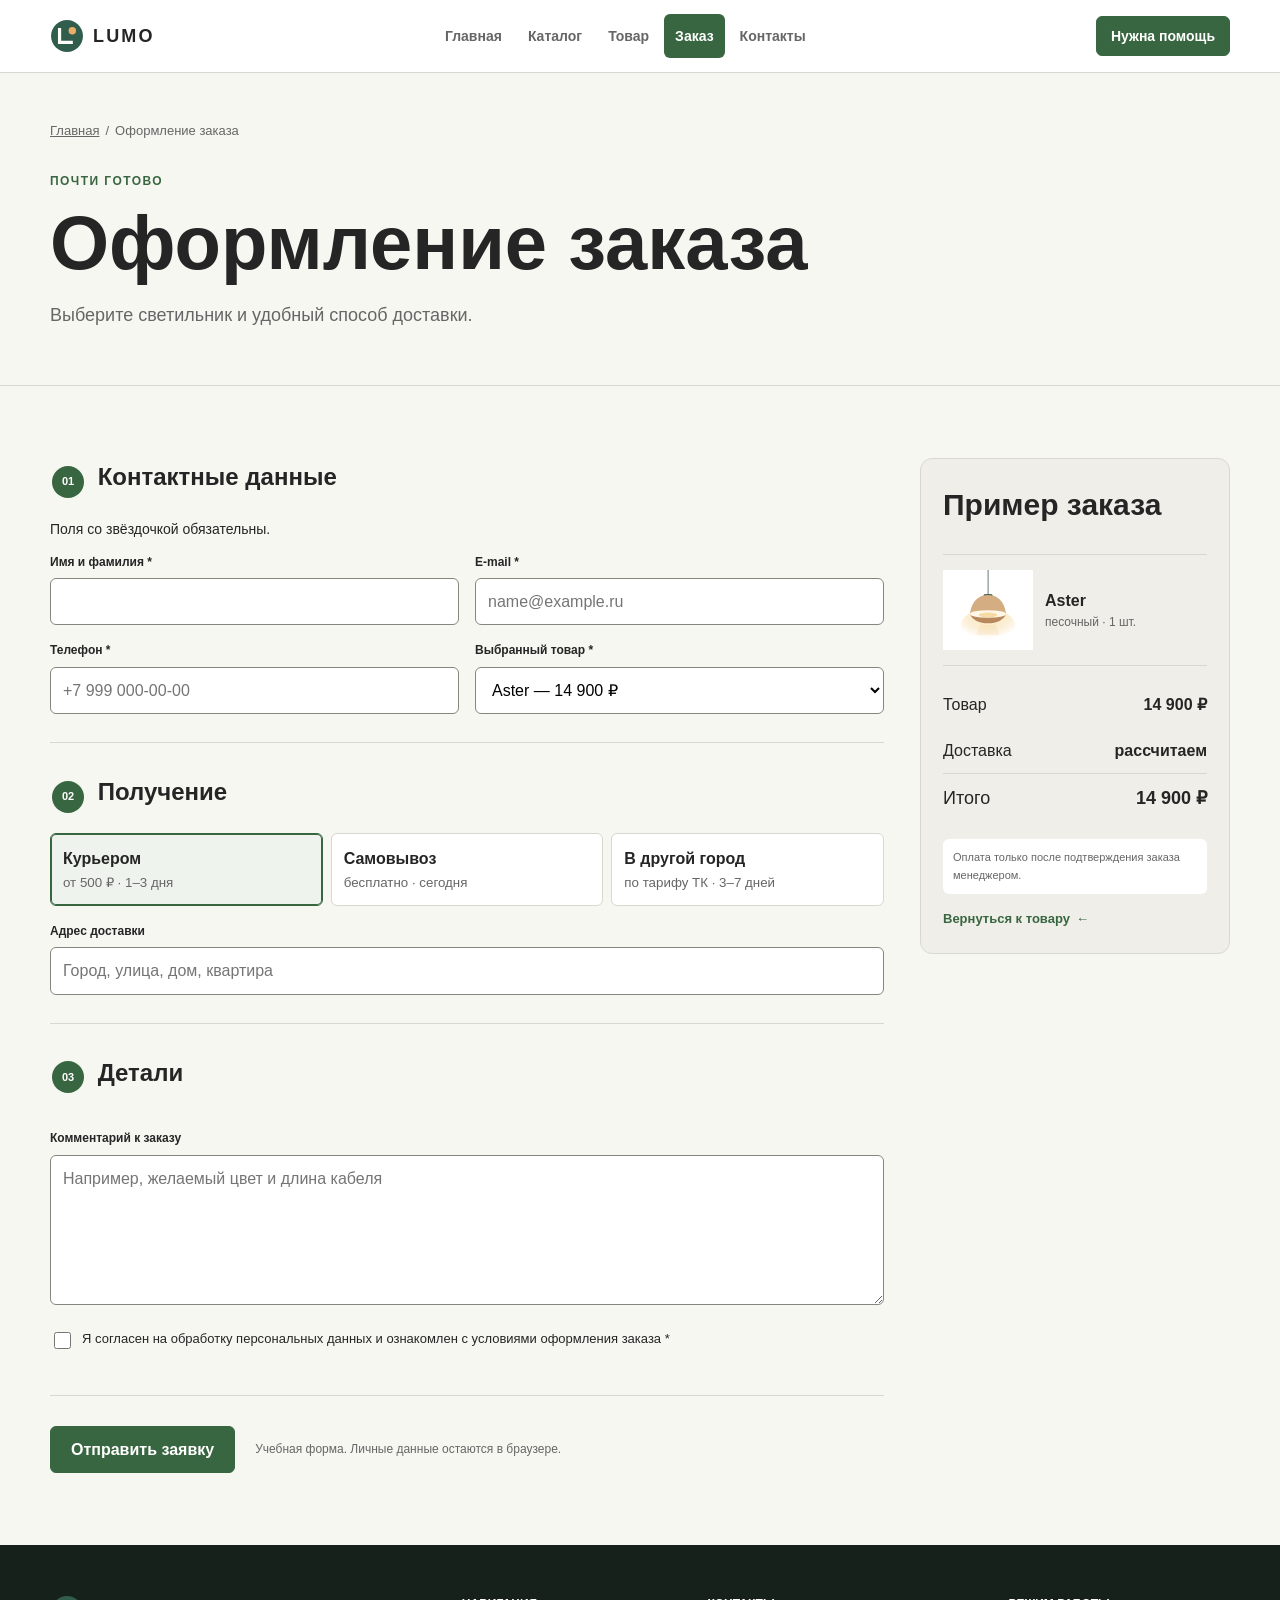
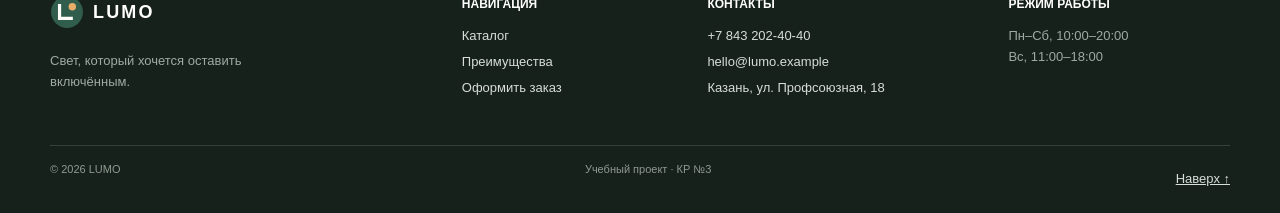
<file: order.html>
<!DOCTYPE html>
<html lang="ru">
<head>
  <meta charset="UTF-8">
  <meta name="viewport" content="width=device-width, initial-scale=1.0">
  <meta name="description" content="Оформление заявки на светильники LUMO: контактные данные, доставка и комментарий к заказу.">
  <title>Оформление заказа — LUMO</title>
  <link rel="stylesheet" href="css/style.css">
  <link rel="stylesheet" href="css/responsive.css">
</head>
<body id="top">
  <a class="skip-link" href="#main-content">Перейти к содержанию</a>
  <header class="site-header">
    <div class="site-header__inner container">
      <a class="logo" href="index.html" aria-label="LUMO — на главную"><img class="logo__mark" src="images/logo.svg" alt="" width="38" height="38"><span class="logo__text">LUMO</span></a>
      <nav class="site-nav site-nav--desktop" aria-label="Основная навигация">
        <ul class="site-nav__list">
          <li><a class="site-nav__link" href="index.html">Главная</a></li>
          <li><a class="site-nav__link" href="catalog.html">Каталог</a></li>
          <li><a class="site-nav__link" href="product.html">Товар</a></li>
          <li><a class="site-nav__link site-nav__link--active" href="order.html" aria-current="page">Заказ</a></li>
          <li><a class="site-nav__link" href="contacts.html">Контакты</a></li>
        </ul>
      </nav>
      <a class="button button--small" href="contacts.html#feedback">Нужна помощь</a>
      <details class="mobile-menu">
        <summary>Меню</summary>
        <nav class="site-nav" aria-label="Основная навигация">
          <ul class="site-nav__list">
            <li><a class="site-nav__link" href="index.html">Главная</a></li>
            <li><a class="site-nav__link" href="catalog.html">Каталог</a></li>
            <li><a class="site-nav__link" href="product.html">Товар</a></li>
            <li><a class="site-nav__link site-nav__link--active" href="order.html" aria-current="page">Заказ</a></li>
            <li><a class="site-nav__link" href="contacts.html">Контакты</a></li>
          </ul>
        </nav>
      </details>
    </div>
  </header>
  <main id="main-content" tabindex="-1">
    <section class="page-hero page-hero--compact"><div class="container"><nav class="breadcrumbs" aria-label="Хлебные крошки"><ol><li><a href="index.html">Главная</a></li><li aria-current="page">Оформление заказа</li></ol></nav><p class="eyebrow">Почти готово</p><h1>Оформление заказа</h1><p class="page-hero__lead">Выберите светильник и удобный способ доставки.</p></div></section>
    <section class="section"><div class="container order-layout">
      <form class="order-form" action="#order-result" method="get">
        <fieldset class="order-form__section"><legend><span aria-hidden="true">01</span> Контактные данные</legend><p class="form-note">Поля со звёздочкой обязательны.</p><div class="form-grid"><label class="form-field" for="order-name"><span>Имя и фамилия *</span><input id="order-name" type="text" autocomplete="name" required></label><label class="form-field" for="order-email"><span>E-mail *</span><input id="order-email" type="email" autocomplete="email" placeholder="name@example.ru" required></label><label class="form-field" for="order-phone"><span>Телефон *</span><input id="order-phone" type="tel" autocomplete="tel" placeholder="+7 999 000-00-00" required></label><label class="form-field" for="order-product"><span>Выбранный товар *</span><select id="order-product" name="product" required><option value="">Выберите модель</option><option value="aster" selected>Aster — 14 900 ₽</option><option value="orbit">Orbit — 9 800 ₽</option><option value="nord">Nord — 18 400 ₽</option><option value="mono">Mono — 6 700 ₽</option><option value="flora">Flora — 16 200 ₽</option><option value="wave">Wave — 21 600 ₽</option></select></label></div></fieldset>
        <fieldset class="order-form__section"><legend><span aria-hidden="true">02</span> Получение</legend><div class="choice-cards"><label class="choice-card" for="delivery-courier"><input id="delivery-courier" type="radio" name="delivery" value="courier" checked><span class="choice-card__body"><strong>Курьером</strong><small>от 500 ₽ · 1–3 дня</small></span></label><label class="choice-card" for="delivery-pickup"><input id="delivery-pickup" type="radio" name="delivery" value="pickup"><span class="choice-card__body"><strong>Самовывоз</strong><small>бесплатно · сегодня</small></span></label><label class="choice-card" for="delivery-transport"><input id="delivery-transport" type="radio" name="delivery" value="transport"><span class="choice-card__body"><strong>В другой город</strong><small>по тарифу ТК · 3–7 дней</small></span></label></div><label class="form-field form-field--wide" for="order-address"><span>Адрес доставки</span><input id="order-address" type="text" autocomplete="street-address" placeholder="Город, улица, дом, квартира"></label></fieldset>
        <fieldset class="order-form__section"><legend><span aria-hidden="true">03</span> Детали</legend><label class="form-field form-field--wide" for="order-comment"><span>Комментарий к заказу</span><textarea id="order-comment" rows="5" placeholder="Например, желаемый цвет и длина кабеля"></textarea></label><label class="checkbox checkbox--consent" for="order-consent"><input id="order-consent" type="checkbox" required><span>Я согласен на обработку персональных данных и ознакомлен с условиями оформления заказа *</span></label></fieldset>
        <div class="order-form__actions"><button class="button" type="submit">Отправить заявку</button><p>Учебная форма. Личные данные остаются в браузере.</p></div>
        <p class="form-result" id="order-result" tabindex="-1">Поля заполнены. Это учебная форма, заявка не отправлена.</p>
      </form>
      <aside class="order-summary" aria-labelledby="summary-title"><h2 id="summary-title">Пример заказа</h2><div class="order-summary__product"><img src="images/lamp-aster.svg" alt="Светильник Aster" width="120" height="110"><div><strong>Aster</strong><span>песочный · 1 шт.</span></div></div><dl><div><dt>Товар</dt><dd>14 900 ₽</dd></div><div><dt>Доставка</dt><dd>рассчитаем</dd></div><div class="order-summary__total"><dt>Итого</dt><dd>14 900 ₽</dd></div></dl><p class="order-summary__note">Оплата только после подтверждения заказа менеджером.</p><a class="text-link" href="product.html">Вернуться к товару <span aria-hidden="true">←</span></a></aside>
    </div></section>
  </main>
  <footer class="site-footer"><div class="site-footer__inner container"><div><a class="logo logo--light" href="index.html"><img class="logo__mark" src="images/logo.svg" alt="" width="38" height="38"><span class="logo__text">LUMO</span></a><p class="site-footer__tagline">Свет, который хочется оставить включённым.</p></div><div><h2 class="site-footer__title">Навигация</h2><ul class="site-footer__links"><li><a href="catalog.html">Каталог</a></li><li><a href="index.html#advantages">Преимущества</a></li><li><a href="order.html">Оформить заказ</a></li></ul></div><div><h2 class="site-footer__title">Контакты</h2><address class="site-footer__links"><a href="tel:+78432024040">+7 843 202-40-40</a><a href="mailto:hello@lumo.example">hello@lumo.example</a><span>Казань, ул. Профсоюзная, 18</span></address></div><div><h2 class="site-footer__title">Режим работы</h2><p>Пн–Сб, 10:00–20:00<br>Вс, 11:00–18:00</p></div></div><div class="site-footer__bottom container"><span>© 2026 LUMO</span><span>Учебный проект · КР №3</span>
      <a class="back-to-top" href="#top">Наверх ↑</a>
    </div>
  </footer>
</body>
</html>
</file>
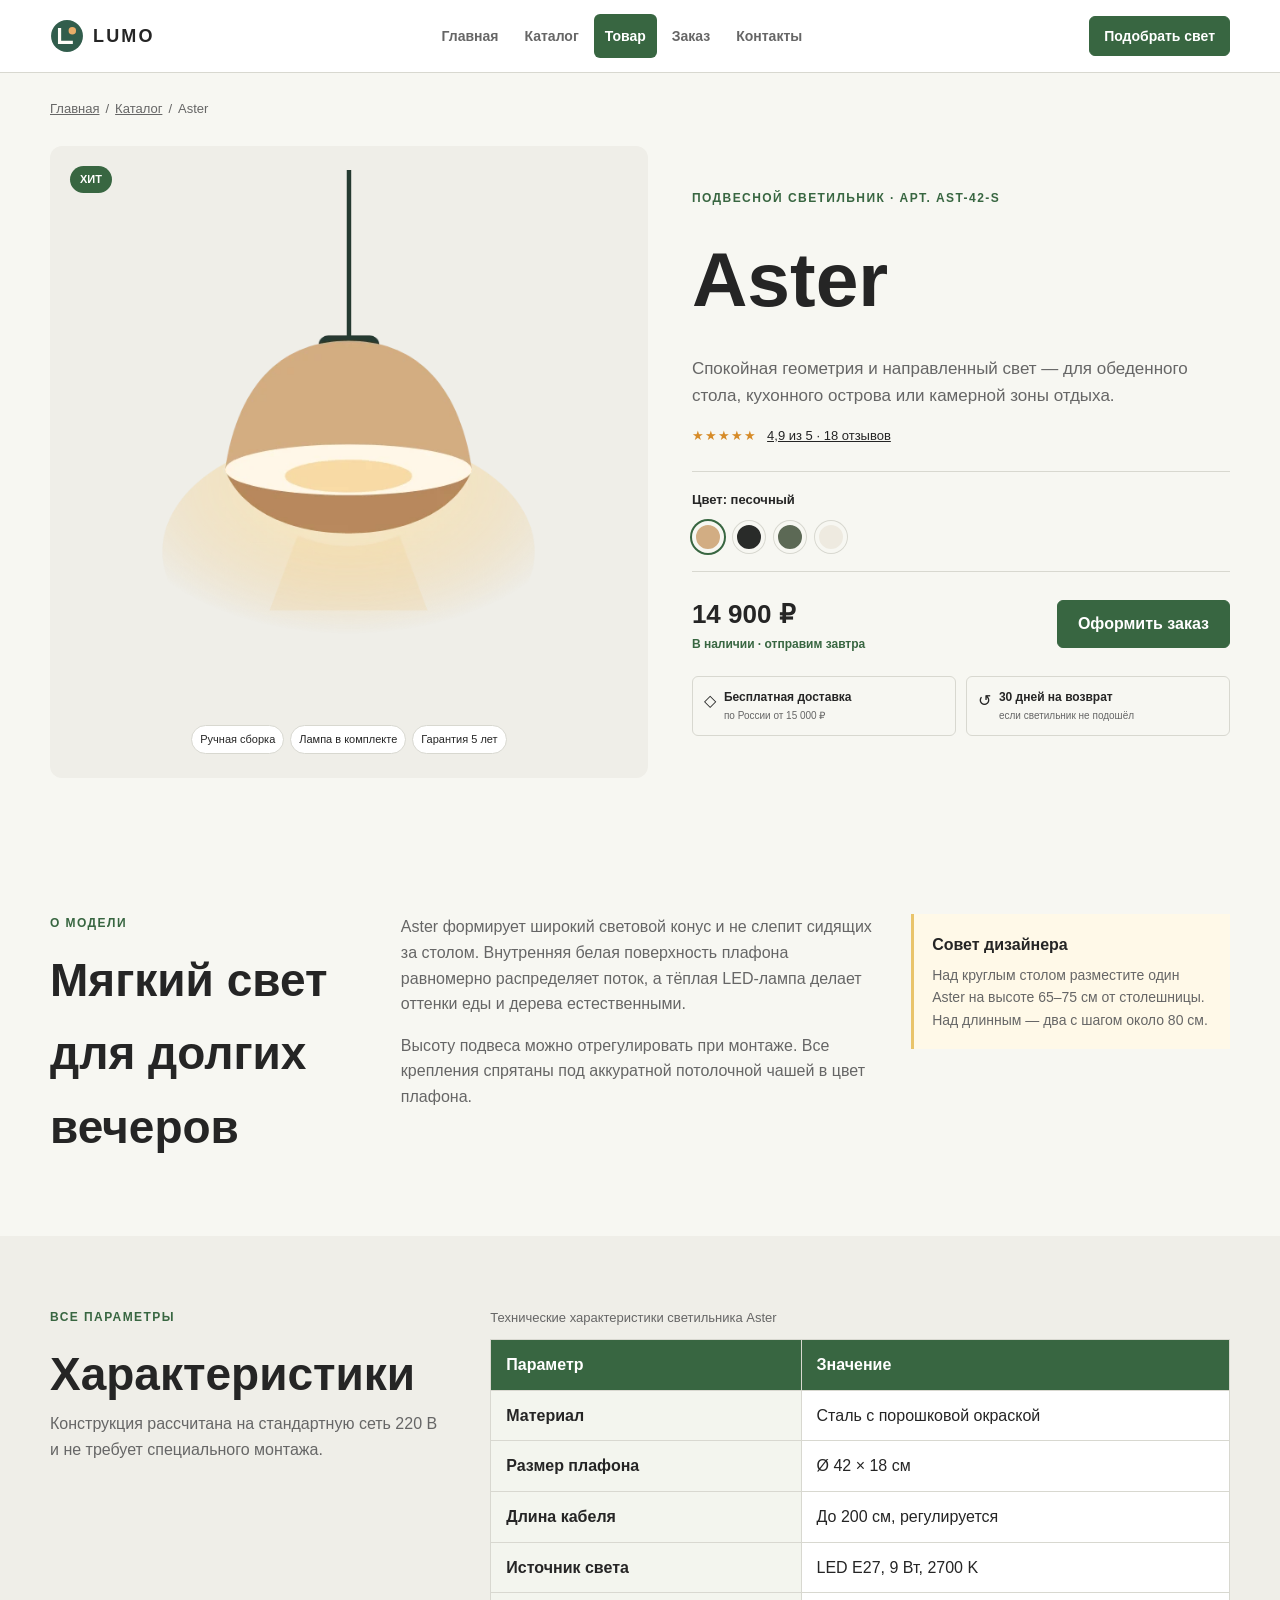
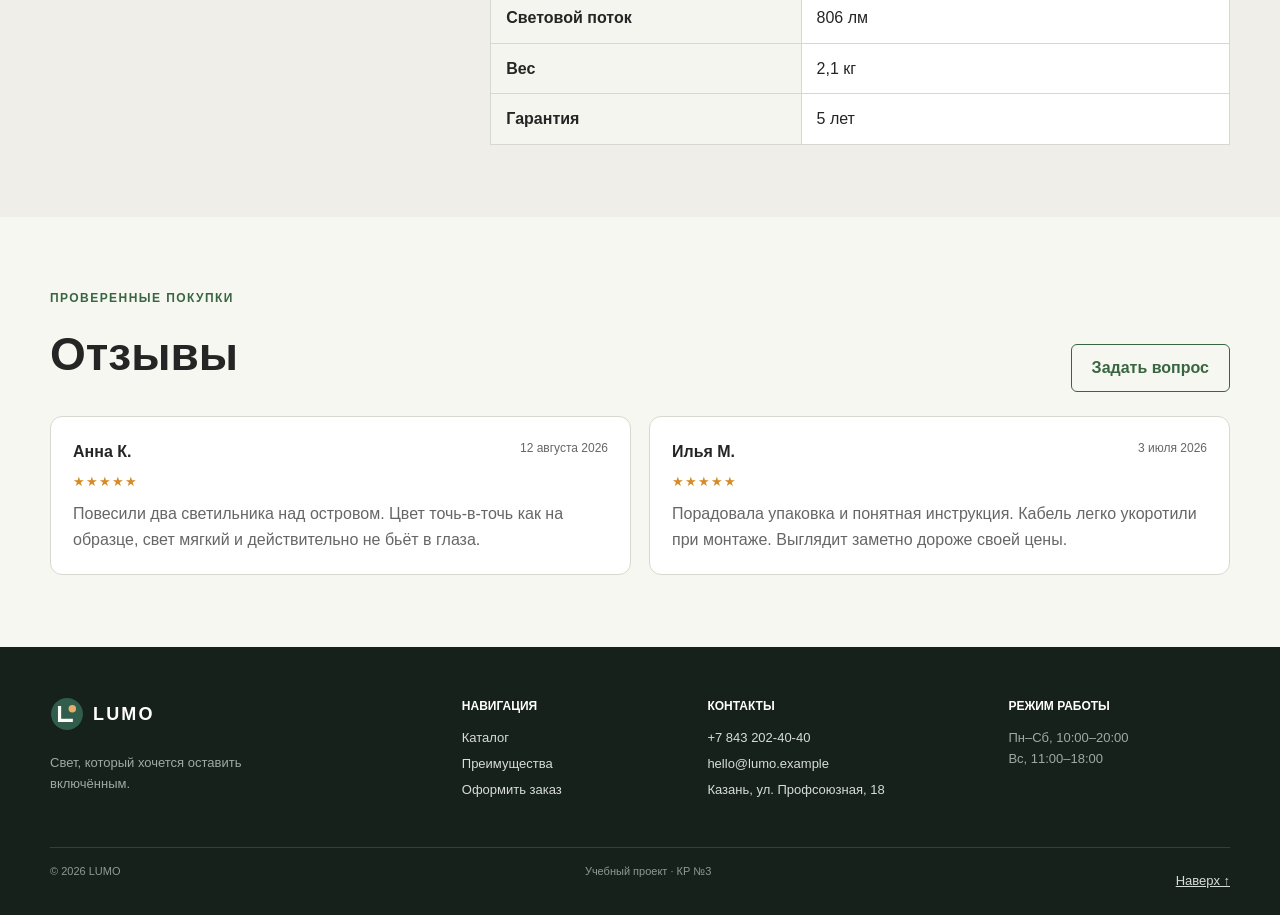
<file: product.html>
<!DOCTYPE html>
<html lang="ru">
<head>
  <meta charset="UTF-8">
  <meta name="viewport" content="width=device-width, initial-scale=1.0">
  <meta name="description" content="Подвесной светильник Aster от LUMO: описание, характеристики, комплектация и заказ.">
  <title>Светильник Aster — LUMO</title>
  <link rel="stylesheet" href="css/style.css">
  <link rel="stylesheet" href="css/responsive.css">
</head>
<body id="top">
  <a class="skip-link" href="#main-content">Перейти к содержанию</a>
  <header class="site-header">
    <div class="site-header__inner container">
      <a class="logo" href="index.html" aria-label="LUMO — на главную"><img class="logo__mark" src="images/logo.svg" alt="" width="38" height="38"><span class="logo__text">LUMO</span></a>
      <nav class="site-nav site-nav--desktop" aria-label="Основная навигация">
        <ul class="site-nav__list">
          <li><a class="site-nav__link" href="index.html">Главная</a></li>
          <li><a class="site-nav__link" href="catalog.html">Каталог</a></li>
          <li><a class="site-nav__link site-nav__link--active" href="product.html" aria-current="page">Товар</a></li>
          <li><a class="site-nav__link" href="order.html">Заказ</a></li>
          <li><a class="site-nav__link" href="contacts.html">Контакты</a></li>
        </ul>
      </nav>
      <a class="button button--small" href="contacts.html#feedback">Подобрать свет</a>
      <details class="mobile-menu">
        <summary>Меню</summary>
        <nav class="site-nav" aria-label="Основная навигация">
          <ul class="site-nav__list">
            <li><a class="site-nav__link" href="index.html">Главная</a></li>
            <li><a class="site-nav__link" href="catalog.html">Каталог</a></li>
            <li><a class="site-nav__link site-nav__link--active" href="product.html" aria-current="page">Товар</a></li>
            <li><a class="site-nav__link" href="order.html">Заказ</a></li>
            <li><a class="site-nav__link" href="contacts.html">Контакты</a></li>
          </ul>
        </nav>
      </details>
    </div>
  </header>

  <main id="main-content" tabindex="-1">
    <div class="container"><nav class="breadcrumbs breadcrumbs--page" aria-label="Хлебные крошки"><ol><li><a href="index.html">Главная</a></li><li><a href="catalog.html">Каталог</a></li><li aria-current="page">Aster</li></ol></nav></div>
    <article class="product-detail container">
      <div class="product-gallery">
        <span class="product-gallery__badge">Хит</span>
        <picture class="product-gallery__picture">
          <source type="image/webp"
                  srcset="images/lamp-aster-320.webp 320w, images/lamp-aster-640.webp 640w, images/lamp-aster-960.webp 960w"
                  sizes="(min-width: 1220px) 545px, (min-width: 1024px) 46vw, (min-width: 768px) 45vw, calc(100vw - 56px)">
          <img class="product-gallery__image" src="images/lamp-aster.svg"
               alt="Подвесной светильник Aster песочного цвета, вид спереди" width="600" height="600">
        </picture>
        <ul class="product-gallery__notes" aria-label="Ключевые особенности"><li>Ручная сборка</li><li>Лампа в комплекте</li><li>Гарантия 5 лет</li></ul>
      </div>
      <div class="product-info">
        <p class="eyebrow">Подвесной светильник · арт. AST-42-S</p>
        <h1 class="product-info__title">Aster</h1>
        <p class="product-info__lead">Спокойная геометрия и направленный свет — для обеденного стола, кухонного острова или камерной зоны отдыха.</p>
        <div class="rating"><span aria-hidden="true">★★★★★</span><a href="#reviews">4,9 из 5 · 18 отзывов</a></div>
        <div class="product-info__choice"><span class="product-info__label">Цвет: песочный</span><ul class="swatches" aria-label="Доступные цвета"><li><span class="swatch swatch--sand swatch--active" aria-hidden="true"></span><span class="visually-hidden">Песочный</span></li><li><span class="swatch swatch--black" aria-hidden="true"></span><span class="visually-hidden">Графитовый</span></li><li><span class="swatch swatch--green" aria-hidden="true"></span><span class="visually-hidden">Оливковый</span></li><li><span class="swatch swatch--white" aria-hidden="true"></span><span class="visually-hidden">Молочный</span></li></ul></div>
        <div class="product-info__buy"><div><strong class="product-info__price">14 900 ₽</strong><span class="product-info__availability">В наличии · отправим завтра</span></div><a class="button" href="order.html">Оформить заказ</a></div>
        <ul class="product-info__delivery"><li><span aria-hidden="true">◇</span><div><strong>Бесплатная доставка</strong><small>по России от 15 000 ₽</small></div></li><li><span aria-hidden="true">↺</span><div><strong>30 дней на возврат</strong><small>если светильник не подошёл</small></div></li></ul>
      </div>
    </article>

    <section class="section"><div class="container product-description">
      <div><p class="eyebrow">О модели</p><h2 class="section-heading__title">Мягкий свет<br>для долгих вечеров</h2></div>
      <div><p>Aster формирует широкий световой конус и не слепит сидящих за столом. Внутренняя белая поверхность плафона равномерно распределяет поток, а тёплая LED-лампа делает оттенки еды и дерева естественными.</p><p>Высоту подвеса можно отрегулировать при монтаже. Все крепления спрятаны под аккуратной потолочной чашей в цвет плафона.</p></div>
      <aside class="product-description__aside"><strong>Совет дизайнера</strong><p>Над круглым столом разместите один Aster на высоте 65–75 см от столешницы. Над длинным — два с шагом около 80 см.</p></aside>
    </div></section>

    <section class="section section--tint"><div class="container specs-layout">
      <div><p class="eyebrow">Все параметры</p><h2 class="section-heading__title">Характеристики</h2><p>Конструкция рассчитана на стандартную сеть 220 В и не требует специального монтажа.</p></div>
      <div class="table-wrap" tabindex="0" role="region" aria-labelledby="specs-caption">
        <table class="specs-table">
          <caption id="specs-caption">Технические характеристики светильника Aster</caption>
          <thead>
            <tr><th scope="col">Параметр</th><th scope="col">Значение</th></tr>
          </thead>
          <tbody>
            <tr><th scope="row">Материал</th><td>Сталь с порошковой окраской</td></tr>
            <tr><th scope="row">Размер плафона</th><td>Ø 42 × 18 см</td></tr>
            <tr><th scope="row">Длина кабеля</th><td>До 200 см, регулируется</td></tr>
            <tr><th scope="row">Источник света</th><td>LED E27, 9 Вт, 2700 K</td></tr>
            <tr><th scope="row">Световой поток</th><td>806 лм</td></tr>
            <tr><th scope="row">Вес</th><td>2,1 кг</td></tr>
            <tr><th scope="row">Гарантия</th><td>5 лет</td></tr>
          </tbody>
        </table>
      </div>
    </div></section>

    <section class="section" id="reviews"><div class="container"><div class="section-heading section-heading--inline"><div><p class="eyebrow">Проверенные покупки</p><h2 class="section-heading__title">Отзывы</h2></div><a class="button button--secondary" href="contacts.html#feedback">Задать вопрос</a></div><div class="reviews"><article class="review"><div class="review__header"><strong>Анна К.</strong><span>12 августа 2026</span></div><div class="rating"><span aria-hidden="true">★★★★★</span><span class="visually-hidden">5 из 5</span></div><p>Повесили два светильника над островом. Цвет точь-в-точь как на образце, свет мягкий и действительно не бьёт в глаза.</p></article><article class="review"><div class="review__header"><strong>Илья М.</strong><span>3 июля 2026</span></div><div class="rating"><span aria-hidden="true">★★★★★</span><span class="visually-hidden">5 из 5</span></div><p>Порадовала упаковка и понятная инструкция. Кабель легко укоротили при монтаже. Выглядит заметно дороже своей цены.</p></article></div></div></section>
  </main>

  <footer class="site-footer"><div class="site-footer__inner container"><div><a class="logo logo--light" href="index.html"><img class="logo__mark" src="images/logo.svg" alt="" width="38" height="38"><span class="logo__text">LUMO</span></a><p class="site-footer__tagline">Свет, который хочется оставить включённым.</p></div><div><h2 class="site-footer__title">Навигация</h2><ul class="site-footer__links"><li><a href="catalog.html">Каталог</a></li><li><a href="index.html#advantages">Преимущества</a></li><li><a href="order.html">Оформить заказ</a></li></ul></div><div><h2 class="site-footer__title">Контакты</h2><address class="site-footer__links"><a href="tel:+78432024040">+7 843 202-40-40</a><a href="mailto:hello@lumo.example">hello@lumo.example</a><span>Казань, ул. Профсоюзная, 18</span></address></div><div><h2 class="site-footer__title">Режим работы</h2><p>Пн–Сб, 10:00–20:00<br>Вс, 11:00–18:00</p></div></div><div class="site-footer__bottom container"><span>© 2026 LUMO</span><span>Учебный проект · КР №3</span>
      <a class="back-to-top" href="#top">Наверх ↑</a>
    </div>
  </footer>
</body>
</html>
</file>
<file: css/style.css>
:root {
  --color-bg: #f7f7f2;
  --color-white: #ffffff;
  --color-text: #252525;
  --color-muted: #666666;
  --color-primary: #386641;
  --color-primary-dark: #294e31;
  --color-accent: #e9c46a;
  --color-border: #d8d8d0;
  --color-danger: #a33b2b;
  --space-sm: 8px;
  --space-md: 16px;
  --space-lg: 24px;
  --radius-sm: 6px;
  --radius-md: 12px;
  --container: 1180px;
}

* { box-sizing: border-box; }
html { scroll-behavior: smooth; }
body {
  display: flex;
  flex-direction: column;
  min-height: 100vh;
  margin: 0;
  color: var(--color-text);
  background: var(--color-bg);
  font-family: Arial, Helvetica, sans-serif;
  line-height: 1.6;
}
body > main { flex: 1 0 auto; min-width: 0; }
body > .site-header, body > .site-footer { flex-shrink: 0; }
img, video { max-width: 100%; height: auto; }
img { display: block; }
a { color: inherit; }
button, input, select, textarea { font: inherit; }
button, select { cursor: pointer; }
h1, h2, h3, p { margin-top: 0; }
address { font-style: normal; }
.container { width: min(calc(100% - 40px), var(--container)); margin: 0 auto; }
.visually-hidden { position: absolute; width: 1px; height: 1px; padding: 0; margin: -1px; overflow: hidden; clip: rect(0 0 0 0); white-space: nowrap; border: 0; }
.skip-link { position: fixed; top: 8px; left: 8px; z-index: 1000; padding: 8px 12px; color: #fff; background: #222; transform: translateY(-150%); }
.skip-link:focus { transform: translateY(0); }

.button {
  display: inline-flex;
  min-height: 44px;
  align-items: center;
  justify-content: center;
  padding: 10px 20px;
  border: 1px solid var(--color-primary);
  border-radius: var(--radius-sm);
  color: #fff;
  background: var(--color-primary);
  font-weight: 700;
  text-decoration: none;
}
.button:hover { background: var(--color-primary-dark); }
:focus-visible {
  outline: 3px solid var(--color-primary-dark);
  outline-offset: 3px;
}
.section--dark :focus-visible, .site-footer :focus-visible {
  outline-color: var(--color-accent);
}
.button:disabled, .button--disabled { opacity: 0.6; cursor: not-allowed; }
.button--small { min-height: 38px; padding: 8px 14px; font-size: 14px; }
.button--secondary { color: var(--color-primary); background: transparent; }
.button--secondary:hover { color: #fff; }
.button--light { color: var(--color-primary); background: #fff; border-color: #fff; }
.button--light:hover { color: #fff; }
.button--full { width: 100%; }
.text-link { display: inline-flex; gap: 6px; color: var(--color-primary); font-weight: 700; text-decoration: none; }
.text-link:hover { text-decoration: underline; }
.text-link--button { padding: 0; border: 0; background: transparent; }
.icon-button { display: grid; width: 44px; height: 44px; place-items: center; border: 1px solid var(--color-border); border-radius: 50%; color: var(--color-primary); text-decoration: none; }
.icon-button:hover { color: #fff; background: var(--color-primary); }
.eyebrow { margin-bottom: 10px; color: var(--color-primary); font-size: 12px; font-weight: 700; letter-spacing: 0.12em; text-transform: uppercase; }

.site-header { z-index: 50; border-bottom: 1px solid var(--color-border); background: var(--color-white); }
.site-header__inner { display: flex; min-height: 72px; align-items: center; justify-content: space-between; gap: 20px; }
.logo { display: inline-flex; align-items: center; gap: 9px; font-size: 18px; font-weight: 800; letter-spacing: 0.12em; text-decoration: none; }
.logo__mark { width: 34px; height: 34px; }
.site-nav__list { display: flex; gap: 4px; padding: 0; margin: 0; list-style: none; }
.site-nav__link { display: flex; min-height: 44px; align-items: center; padding: 8px 11px; border-radius: var(--radius-sm); color: var(--color-muted); font-size: 14px; font-weight: 600; text-decoration: none; }
.site-nav__link:hover { color: var(--color-primary); background: #eef3ed; }
.site-nav__link--active { color: #fff; background: var(--color-primary); }
.site-nav__link--active:hover { color: #fff; background: var(--color-primary-dark); }

.hero { border-bottom: 1px solid var(--color-border); background: #eef3ed; }
.hero__inner { display: grid; min-height: 610px; align-items: center; gap: 50px; padding-block: 60px; }
.hero__title { margin-bottom: 22px; font-size: clamp(40px, 7vw, 78px); line-height: 1.05; }
.hero__title span { color: var(--color-primary); }
.hero__text { max-width: 630px; margin-bottom: 28px; color: var(--color-muted); font-size: 18px; }
.hero__actions { display: flex; align-items: center; gap: 24px; }
.hero__facts { display: flex; flex-wrap: wrap; gap: 16px 28px; padding-top: 28px; margin-top: 34px; border-top: 1px solid var(--color-border); }
.hero__facts div { display: grid; }
.hero__facts dt { font-size: 23px; font-weight: 700; }
.hero__facts dd { margin: 0; color: var(--color-muted); font-size: 12px; }
.hero__visual { position: relative; display: grid; place-items: center; }
.hero__glow { position: absolute; width: min(82%, 380px); aspect-ratio: 1; border-radius: 50%; background: #f7e1ac; }
.hero__lamp { position: relative; z-index: 1; width: 470px; }
.hero__note { position: absolute; z-index: 2; padding: 6px 10px; border: 1px solid var(--color-border); border-radius: 20px; background: #fff; font-size: 12px; }
.hero__note--material { top: 20%; right: 2%; }
.hero__note--light { right: 8%; bottom: 15%; }

.section { padding-block: 72px; }
.section--tint { background: #efeee8; }
.section--dark { color: #fff; background: #24352b; }
.section--dark .eyebrow { color: #cde0cf; }
.section-heading { display: grid; align-items: end; gap: 30px; margin-bottom: 34px; }
.section-heading--inline { display: flex; justify-content: space-between; }
.section-heading__title { margin-bottom: 0; font-size: clamp(32px, 4vw, 46px); }
.section-heading__text { max-width: 500px; margin: 0; color: var(--color-muted); }
.benefits { display: grid; gap: 18px; }
.benefit { padding: 24px; border: 1px solid var(--color-border); border-radius: var(--radius-md); background: var(--color-white); }
.benefit__number { display: inline-block; margin-bottom: 25px; color: var(--color-primary); font-weight: 700; }
.benefit__title { margin-bottom: 10px; font-size: 21px; }
.benefit p { margin: 0; color: var(--color-muted); }

.product-grid { display: grid; gap: 20px; }
.product-card { position: relative; display: flex; flex-direction: column; padding: 12px 12px 18px; border: 1px solid var(--color-border); border-radius: var(--radius-md); background: var(--color-white); }
.product-card:hover { box-shadow: 0 6px 18px rgba(0, 0, 0, 0.08); }
.product-card__badge { position: absolute; top: 24px; left: 24px; z-index: 2; padding: 4px 9px; border-radius: 20px; color: #fff; background: var(--color-primary); font-size: 11px; font-weight: 700; text-transform: uppercase; }
.product-card--new .product-card__badge { color: #222; background: var(--color-accent); }
.product-card--sale .product-card__badge { background: var(--color-danger); }
.product-card__image-link { display: grid; place-items: center; overflow: hidden; border-radius: 8px; background: #f0eee7; }
.product-card__image { width: 100%; aspect-ratio: 1; object-fit: contain; }
.product-card__meta { display: flex; flex-wrap: wrap; gap: 4px 12px; justify-content: space-between; padding-top: 13px; color: var(--color-muted); font-size: 11px; text-transform: uppercase; }
.product-card__title { margin: 7px 0; font-size: 25px; }
.product-card__title a { text-decoration: none; }
.product-card__description { margin-bottom: 14px; color: var(--color-muted); font-size: 14px; }
.product-card__footer { display: flex; min-height: 44px; margin-top: auto; align-items: center; justify-content: space-between; gap: 10px; }
.product-card__price { font-size: 17px; }
.product-card__price del { color: var(--color-muted); font-size: 12px; font-weight: 400; }

.faq-layout { display: grid; gap: 50px; }
.faq-list { border-top: 1px solid var(--color-border); }
.faq-item { border-bottom: 1px solid var(--color-border); }
.faq-item summary { padding: 20px 0; font-weight: 700; cursor: pointer; }
.faq-item p { padding-bottom: 20px; margin: 0; color: var(--color-muted); }

.page-hero { padding-block: 48px 56px; border-bottom: 1px solid var(--color-border); }
.page-hero--compact { padding-bottom: 40px; }
.page-hero h1 { margin-bottom: 16px; font-size: clamp(36px, 6vw, 76px); line-height: 1.1; overflow-wrap: anywhere; }
.page-hero__lead { max-width: 720px; margin: 0; color: var(--color-muted); font-size: 18px; }
.breadcrumbs { margin-bottom: 30px; }
.breadcrumbs--page { margin: 26px 0; }
.breadcrumbs ol { display: flex; flex-wrap: wrap; gap: 6px; padding: 0; margin: 0; color: var(--color-muted); font-size: 13px; list-style: none; }
.breadcrumbs li + li::before { margin-right: 6px; content: "/"; }

.section--catalog { padding-top: 45px; }
.catalog-layout { display: grid; align-items: start; gap: 34px; }
.filter { padding: 16px; border: 1px solid var(--color-border); border-radius: var(--radius-md); background: #fff; }
.filter__header { min-height: 44px; padding-block: 6px; font-size: 20px; font-weight: 700; cursor: pointer; }
.filter__hint { margin: 0 0 10px; color: var(--color-muted); font-size: 13px; }
.filter form { display: grid; gap: 12px; }
.filter__group { min-inline-size: 0; padding: 0; margin: 0; border: 0; }
.filter__group legend { margin-bottom: 9px; font-weight: 700; }
.filter__group .checkbox { min-height: 44px; align-items: center; padding-block: 6px; }
.filter__group small { margin-left: auto; color: var(--color-muted); }
.filter__prices { display: grid; grid-template-columns: repeat(2, minmax(0, 1fr)); gap: 8px; }
.filter__prices input { padding: 8px; }
.filter form > .button { justify-self: start; }
.catalog-count { margin-bottom: 16px; color: var(--color-muted); }

.product-detail { display: grid; align-items: center; gap: 50px; padding-bottom: 70px; }
.product-gallery { position: relative; display: grid; place-items: center; padding: 24px; border-radius: var(--radius-md); background: #efeee8; }
.product-gallery__image { width: min(100%, 580px); object-fit: contain; }
.product-gallery__badge { position: absolute; top: 20px; left: 20px; padding: 5px 10px; border-radius: 20px; color: #fff; background: var(--color-primary); font-size: 11px; font-weight: 700; text-transform: uppercase; }
.product-gallery__notes { display: flex; flex-wrap: wrap; justify-content: center; gap: 6px; padding: 0; margin: 0; list-style: none; }
.product-gallery__notes li { padding: 5px 8px; border: 1px solid var(--color-border); border-radius: 20px; background: #fff; font-size: 11px; }
.product-info__title { margin-bottom: 14px; font-size: clamp(56px, 6vw, 80px); }
.product-info__lead { color: var(--color-muted); font-size: 17px; }
.rating { display: flex; gap: 10px; margin: 15px 0 24px; font-size: 13px; }
.rating span { color: #d68b28; letter-spacing: 0.08em; }
.product-info__choice { padding-block: 18px; border-block: 1px solid var(--color-border); }
.product-info__label { display: block; margin-bottom: 10px; font-size: 13px; font-weight: 700; }
.swatches { display: flex; flex-wrap: wrap; gap: 9px; padding: 0; margin: 0; list-style: none; }
.swatch { display: block; width: 32px; height: 32px; border: 4px solid var(--color-bg); border-radius: 50%; box-shadow: 0 0 0 1px var(--color-border); }
.swatch--active { box-shadow: 0 0 0 2px var(--color-primary); }
.swatch--sand { background: #d2ad83; }.swatch--black { background: #292b29; }.swatch--green { background: #5c6955; }.swatch--white { background: #eeeae0; }
.product-info__buy { display: flex; align-items: center; justify-content: space-between; gap: 20px; padding-block: 22px; }
.product-info__buy > div { display: grid; }
.product-info__price { font-size: 26px; }
.product-info__availability { color: var(--color-primary); font-size: 12px; font-weight: 700; }
.product-info__delivery { display: grid; gap: 10px; padding: 0; margin: 0; list-style: none; }
.product-info__delivery li { display: flex; gap: 8px; padding: 11px; border: 1px solid var(--color-border); border-radius: var(--radius-sm); }
.product-info__delivery div { display: grid; }
.product-info__delivery strong { font-size: 12px; }.product-info__delivery small { color: var(--color-muted); font-size: 10px; }
.product-description { display: grid; gap: 38px; }
.product-description > div:nth-child(2) { color: var(--color-muted); }
.product-description__aside { align-self: start; padding: 18px; border-left: 3px solid var(--color-accent); background: #fff9e8; }
.product-description__aside p { margin: 6px 0 0; color: var(--color-muted); font-size: 14px; }
.specs-layout { display: grid; gap: 55px; }
.specs-layout > div:first-child > p:last-child { color: var(--color-muted); }
.table-wrap { min-width: 0; overflow-x: auto; }
.specs-table { width: 100%; border-collapse: collapse; background: #fff; }
.specs-table caption { padding-bottom: 10px; color: var(--color-muted); font-size: 13px; text-align: left; }
.specs-table th, .specs-table td { padding: 13px 15px; border: 1px solid var(--color-border); text-align: left; }
.specs-table thead { color: #fff; background: var(--color-primary); }
.reviews { display: grid; gap: 18px; }
.review { padding: 22px; border: 1px solid var(--color-border); border-radius: var(--radius-md); background: #fff; }
.review__header { display: flex; justify-content: space-between; gap: 15px; }
.review__header span { color: var(--color-muted); font-size: 12px; }.review .rating { margin: 8px 0; }.review p { margin: 0; color: var(--color-muted); }

.order-layout { display: grid; align-items: start; gap: 45px; }
.order-form { display: grid; gap: 30px; }
.order-form__section { min-inline-size: 0; padding: 0 0 28px; margin: 0; border: 0; border-bottom: 1px solid var(--color-border); }
.order-form__section legend { width: 100%; margin-bottom: 20px; font-size: 24px; font-weight: 700; }
.order-form__section legend span { display: inline-grid; width: 32px; height: 32px; margin-right: 7px; place-items: center; border-radius: 50%; color: #fff; background: var(--color-primary); font-size: 11px; }
.form-grid { display: grid; gap: 16px; }
.form-field { display: grid; min-width: 0; gap: 6px; }
.form-field > span { font-size: 12px; font-weight: 700; }
.form-field input, .form-field select, .form-field textarea { width: 100%; min-height: 46px; padding: 10px 12px; border: 1px solid #85877e; border-radius: var(--radius-sm); background: #fff; }
.form-field textarea { resize: vertical; }
.form-field input:focus, .form-field select:focus, .form-field textarea:focus { border-color: var(--color-primary); }
.form-field--wide { margin-top: 16px; }
.checkbox { display: flex; align-items: flex-start; gap: 8px; cursor: pointer; }
.checkbox input { width: 17px; height: 17px; flex: 0 0 auto; margin-top: 3px; accent-color: var(--color-primary); }
.checkbox span { font-size: 13px; }
.checkbox--consent { margin-top: 18px; }
.choice-cards { display: grid; gap: 8px; }
.choice-card { position: relative; cursor: pointer; }.choice-card input { position: absolute; opacity: 0; }
.choice-card__body { display: grid; min-height: 72px; height: 100%; align-content: center; padding: 12px; border: 1px solid var(--color-border); border-radius: var(--radius-sm); background: #fff; }
.choice-card__body small { color: var(--color-muted); }.choice-card input:checked + .choice-card__body { border-color: var(--color-primary); box-shadow: inset 0 0 0 1px var(--color-primary); background: #eef3ed; }
.choice-card input:focus-visible + .choice-card__body { outline: 3px solid var(--color-primary-dark); outline-offset: 3px; }
.order-form__actions { display: flex; align-items: center; gap: 20px; }.order-form__actions p { margin: 0; color: var(--color-muted); font-size: 12px; }
.order-summary { padding: 22px; border: 1px solid var(--color-border); border-radius: var(--radius-md); background: #efeee8; }
.order-summary h2 { font-size: 30px; }.order-summary__product { display: flex; align-items: center; gap: 12px; padding-block: 15px; border-block: 1px solid var(--color-border); }
.order-summary__product img { width: 90px; height: 80px; object-fit: contain; background: #fff; }.order-summary__product div { display: grid; }.order-summary__product span { color: var(--color-muted); font-size: 12px; }
.order-summary dl div { display: flex; justify-content: space-between; padding-block: 10px; }.order-summary dd { margin: 0; font-weight: 700; }.order-summary__total { border-top: 1px solid var(--color-border); font-size: 18px; }
.order-summary__note { padding: 10px; border-radius: var(--radius-sm); background: #fff; color: var(--color-muted); font-size: 11px; }.order-summary .text-link { font-size: 13px; }

.contact-layout { display: grid; gap: 35px; }
.contact-cards { display: grid; gap: 12px; }.contact-card { position: relative; padding: 22px 22px 22px 68px; border: 1px solid var(--color-border); border-radius: var(--radius-md); background: #fff; }
.contact-card__icon { position: absolute; top: 22px; left: 20px; display: grid; width: 34px; height: 34px; place-items: center; border-radius: 50%; color: #fff; background: var(--color-primary); }
.contact-card h2 { margin-bottom: 7px; font-size: 20px; }.contact-card p, .contact-card address { margin-bottom: 7px; }.contact-card small { color: var(--color-muted); }.contact-card .text-link { margin-top: 6px; font-size: 13px; }
.map { position: relative; min-height: 480px; overflow: hidden; border: 1px solid var(--color-border); border-radius: var(--radius-md); background: #dde6d8; }
.map__street { position: absolute; z-index: 1; height: 48px; background: #fff; border: 1px solid #ccc; transform-origin: center; }.map__street span { position: absolute; top: 13px; left: 40%; color: var(--color-muted); font-size: 11px; white-space: nowrap; }
.map__street--one { top: 45%; left: -10%; width: 120%; transform: rotate(-12deg); }.map__street--two { top: -5%; left: 58%; width: 48px; height: 115%; transform: rotate(7deg); }.map__street--two span { top: 43%; left: -45px; transform: rotate(90deg); }
.map__park { position: absolute; right: 7%; bottom: 10%; padding: 25px; border: 1px dashed #6d8c72; border-radius: 50%; color: #55715b; }
.map__pin { position: absolute; top: 42%; left: 44%; z-index: 3; display: grid; justify-items: center; }.map__pin span { display: grid; width: 48px; height: 48px; place-items: center; border-radius: 50%; color: #fff; background: var(--color-primary); font-weight: 800; }.map__pin strong { margin-top: 5px; padding: 2px 6px; background: #fff; font-size: 12px; }
.feedback-layout { display: grid; gap: 65px; }.feedback-layout h2 { margin-bottom: 18px; font-size: 48px; }.feedback-layout > div > p:not(.eyebrow) { color: #d7ded8; }.feedback-layout__facts { padding-left: 20px; color: #d7ded8; font-size: 13px; }
.feedback-form { padding: 28px; border: 1px solid #617167; border-radius: var(--radius-md); }.feedback-form .form-field input, .feedback-form .form-field select, .feedback-form .form-field textarea { color: #fff; background: #31463a; border-color: #93a699; }.feedback-form textarea::placeholder { color: #d7ded8; }
.feedback-form select option { color: #222; background: #fff; }.feedback-form .button { margin-top: 18px; }

.site-footer { padding-top: 50px; color: #d7ddd8; background: #17211b; }
.site-footer__inner { display: grid; gap: 35px; padding-bottom: 40px; }.logo--light { color: #fff; }.site-footer__tagline { max-width: 260px; margin-top: 14px; color: #9eaaa2; font-size: 13px; }
.site-footer__title { margin-bottom: 12px; color: #fff; font-size: 12px; text-transform: uppercase; }.site-footer__links { display: grid; gap: 5px; padding: 0; margin: 0; font-size: 13px; list-style: none; }.site-footer__links a { text-decoration: none; }.site-footer__links a:hover { text-decoration: underline; }.site-footer__inner > div:last-child p { color: #9eaaa2; font-size: 13px; }
.site-footer__bottom { display: flex; justify-content: space-between; padding-block: 15px; border-top: 1px solid #344138; color: #8f9a92; font-size: 11px; }
.back-to-top { align-self: center; padding: 8px 0; color: #d7ddd8; font-size: 13px; }

.modal {
  width: min(calc(100% - 32px), 500px);
  max-height: calc(100dvh - 32px);
  padding: 0;
  border: 1px solid var(--color-border);
  border-radius: var(--radius-md);
  color: var(--color-text);
  background: #fff;
}
.modal::backdrop { background: rgba(0, 0, 0, 0.65); }
.modal__content { position: relative; padding: 24px; }
.modal__close { position: absolute; top: 12px; right: 12px; display: grid; width: 44px; height: 44px; place-items: center; border: 0; border-radius: 50%; color: var(--color-text); background: #eee; font-size: 22px; text-decoration: none; }
.modal__title { max-width: 390px; margin-bottom: 10px; font-size: clamp(26px, 5vw, 32px); line-height: 1.2; }
.modal .eyebrow { padding-right: 44px; }
.modal__text { color: var(--color-muted); }
.mini-form { display: grid; gap: 13px; margin-top: 20px; }

.mobile-menu summary {
  min-height: 44px;
  padding: 8px 12px;
  border: 1px solid var(--color-border);
  border-radius: var(--radius-sm);
  color: var(--color-primary-dark);
  font-weight: 700;
  cursor: pointer;
}
.mobile-menu[open] summary { margin-bottom: 8px; background: #eef3ed; }
.form-note, .form-result { font-size: 14px; }
.form-note { margin-bottom: 12px; }
.form-result { display: none; margin: 14px 0 0; }
.form-result:target { display: block; }
.contact-card a, .site-footer a { overflow-wrap: anywhere; }
</file>
<file: css/responsive.css>
/* По умолчанию блоки идут друг за другом. Колонки добавляются по мере роста экрана. */
.container { width: min(calc(100% - 24px), var(--container)); }

.site-header__inner {
  flex-wrap: wrap;
  gap: 10px 16px;
  padding-block: 12px;
}
.site-nav--desktop { display: none; }
.mobile-menu { flex-basis: 100%; min-width: 0; }
.mobile-menu .site-nav__list { flex-wrap: wrap; }
.mobile-menu .site-nav__list li { flex: 1 1 7rem; }
.mobile-menu .site-nav__link { background: #eef3ed; }
.mobile-menu .site-nav__link--active { background: var(--color-primary); }

.hero__inner {
  min-height: 0;
  gap: 24px;
  padding-block: 36px;
}
.hero__lamp { width: min(100%, 340px); }
.hero__actions { flex-wrap: wrap; gap: 12px 20px; }
.hero__text, .page-hero__lead { font-size: 16px; }
.hero__facts { margin-bottom: 0; }
.hero__facts dt { font-size: 19px; }

.section { padding-block: 42px; }
.section-heading { gap: 14px; margin-bottom: 24px; }
.section-heading--inline { display: grid; justify-items: start; }
.faq-layout, .specs-layout, .feedback-layout { gap: 24px; }
.page-hero { padding-block: 30px 36px; }

.catalog-layout { gap: 24px; }

.product-detail { gap: 24px; padding-bottom: 40px; }
.product-gallery { gap: 10px; padding: 16px; }
.product-info__buy { flex-wrap: wrap; }
.product-info__buy .button { width: 100%; }
.product-description { gap: 16px; }

/* Две колонки остаются читаемыми даже на телефоне: длинные значения переносятся. */
.specs-table { table-layout: fixed; }
.specs-table th, .specs-table td { padding: 9px 10px; overflow-wrap: anywhere; }
.specs-table th:first-child { width: 42%; }
.specs-table tbody th { background: #f3f5ee; }

.order-layout { gap: 28px; }
.order-form__actions { align-items: stretch; flex-direction: column; gap: 10px; }
.checkbox--consent { min-height: 44px; padding-block: 6px; }
.map { min-height: 300px; }
.feedback-layout h2 { font-size: clamp(34px, 6vw, 48px); line-height: 1.15; }
.feedback-form { padding: 18px 14px; }
.feedback-form .button { width: 100%; }
.site-footer__inner { gap: 24px; }
.site-footer__bottom { flex-wrap: wrap; gap: 4px 16px; }

@media (min-width: 640px) {
  .container { width: min(calc(100% - 40px), var(--container)); }
  .section { padding-block: 56px; }
  .section-heading--inline { display: flex; }
  .product-grid, .reviews, .form-grid, .site-footer__inner,
  .product-info__delivery {
    grid-template-columns: repeat(2, minmax(0, 1fr));
  }
  .choice-cards, .filter form { grid-template-columns: repeat(3, minmax(0, 1fr)); }
  .filter form > .button { grid-column: 1 / -1; }
  .product-info__buy .button, .feedback-form .button { width: auto; }
  .order-form__actions { flex-direction: row; align-items: center; gap: 20px; }
  .feedback-form { padding: 24px; }
  .specs-table th, .specs-table td { padding: 12px 15px; }
}

@media (min-width: 768px) {
  .hero__inner, .product-detail {
    grid-template-columns: minmax(0, 1fr) minmax(0, 0.9fr);
    gap: 28px;
  }
  .hero__lamp { width: 100%; }
  .hero__facts { gap: 12px 18px; }
  .benefits { grid-template-columns: repeat(3, minmax(0, 1fr)); }
  .section-heading, .faq-layout, .contact-layout {
    grid-template-columns: minmax(0, 1fr) minmax(0, 1fr);
  }
  .product-description { grid-template-columns: minmax(0, 1fr) minmax(0, 1.25fr); }
  .product-description__aside { grid-column: 1 / -1; }
  .map { min-height: 400px; }
}

@media (min-width: 1024px) {
  html { scroll-padding-top: 84px; }
  .site-header { position: sticky; top: 0; }
  .site-header__inner { flex-wrap: nowrap; padding-block: 0; }
  .mobile-menu { display: none; }
  .site-nav--desktop { display: block; }

  .hero__inner { min-height: 610px; gap: 50px; padding-block: 60px; }
  .hero__lamp { width: min(100%, 470px); }
  .hero__text, .page-hero__lead { font-size: 18px; }
  .hero__facts dt { font-size: 23px; }
  .section { padding-block: 72px; }
  .section--catalog { padding-top: 45px; }
  .page-hero { padding-block: 48px 56px; }
  .product-grid { grid-template-columns: repeat(3, minmax(0, 1fr)); }
  .product-grid--catalog { grid-template-columns: repeat(2, minmax(0, 1fr)); }
  .catalog-layout { grid-template-columns: 240px minmax(0, 1fr); gap: 30px; }
  .filter form { grid-template-columns: minmax(0, 1fr); }
  .product-detail { gap: 44px; padding-bottom: 64px; }
  .product-gallery { padding: 24px; }
  .product-description {
    grid-template-columns: minmax(0, 0.8fr) minmax(0, 1.2fr) minmax(0, 0.8fr);
    gap: 32px;
  }
  .product-description__aside { grid-column: auto; }
  .specs-layout { grid-template-columns: minmax(0, 0.7fr) minmax(0, 1.3fr); gap: 42px; }
  .order-layout { grid-template-columns: minmax(0, 1fr) 310px; gap: 36px; }
  .order-summary { position: sticky; top: 92px; }
  .feedback-layout { grid-template-columns: minmax(0, 0.8fr) minmax(0, 1.2fr); gap: 50px; }
  .site-footer__inner { grid-template-columns: 1.4fr 0.8fr 1fr 0.8fr; }
}

@media (min-width: 1024px) and (min-height: 780px) {
  .filter { position: sticky; top: 92px; }
}

@media (prefers-reduced-motion: reduce) {
  html { scroll-behavior: auto; }
}
</file>
